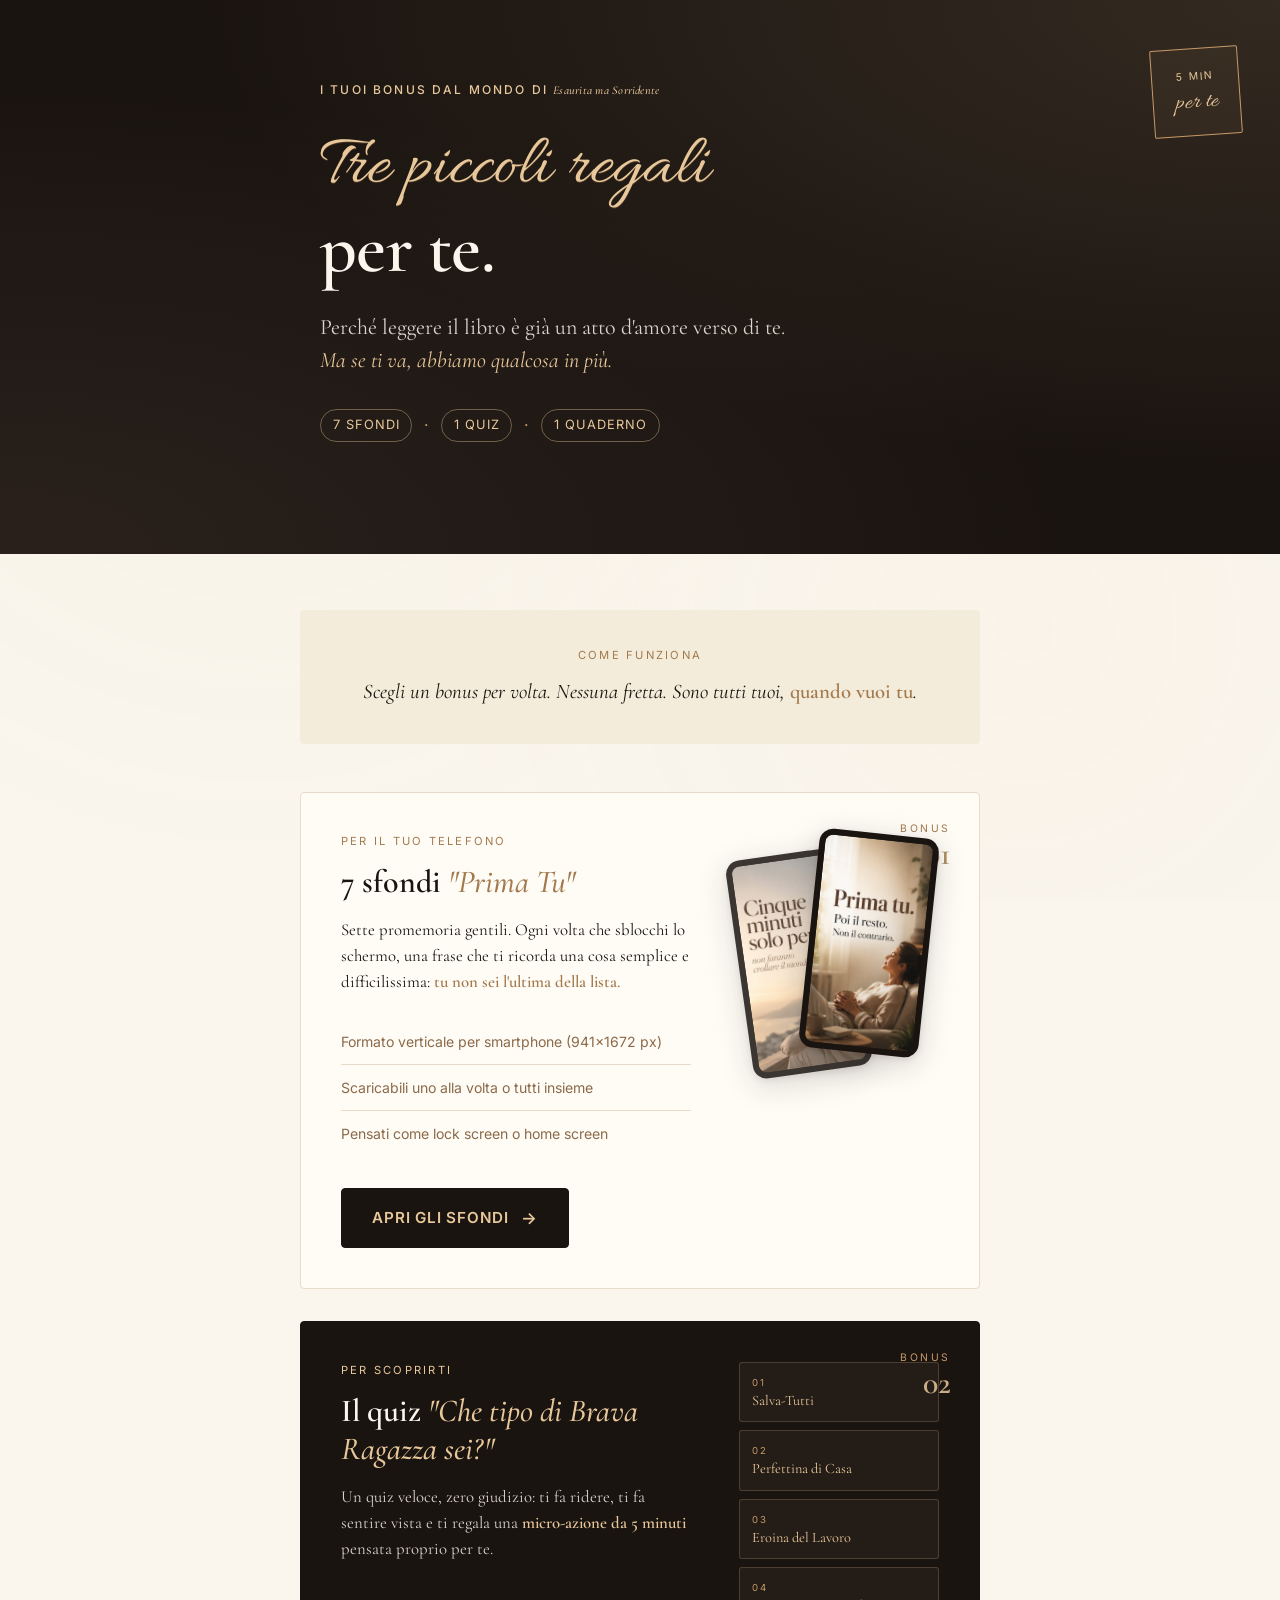
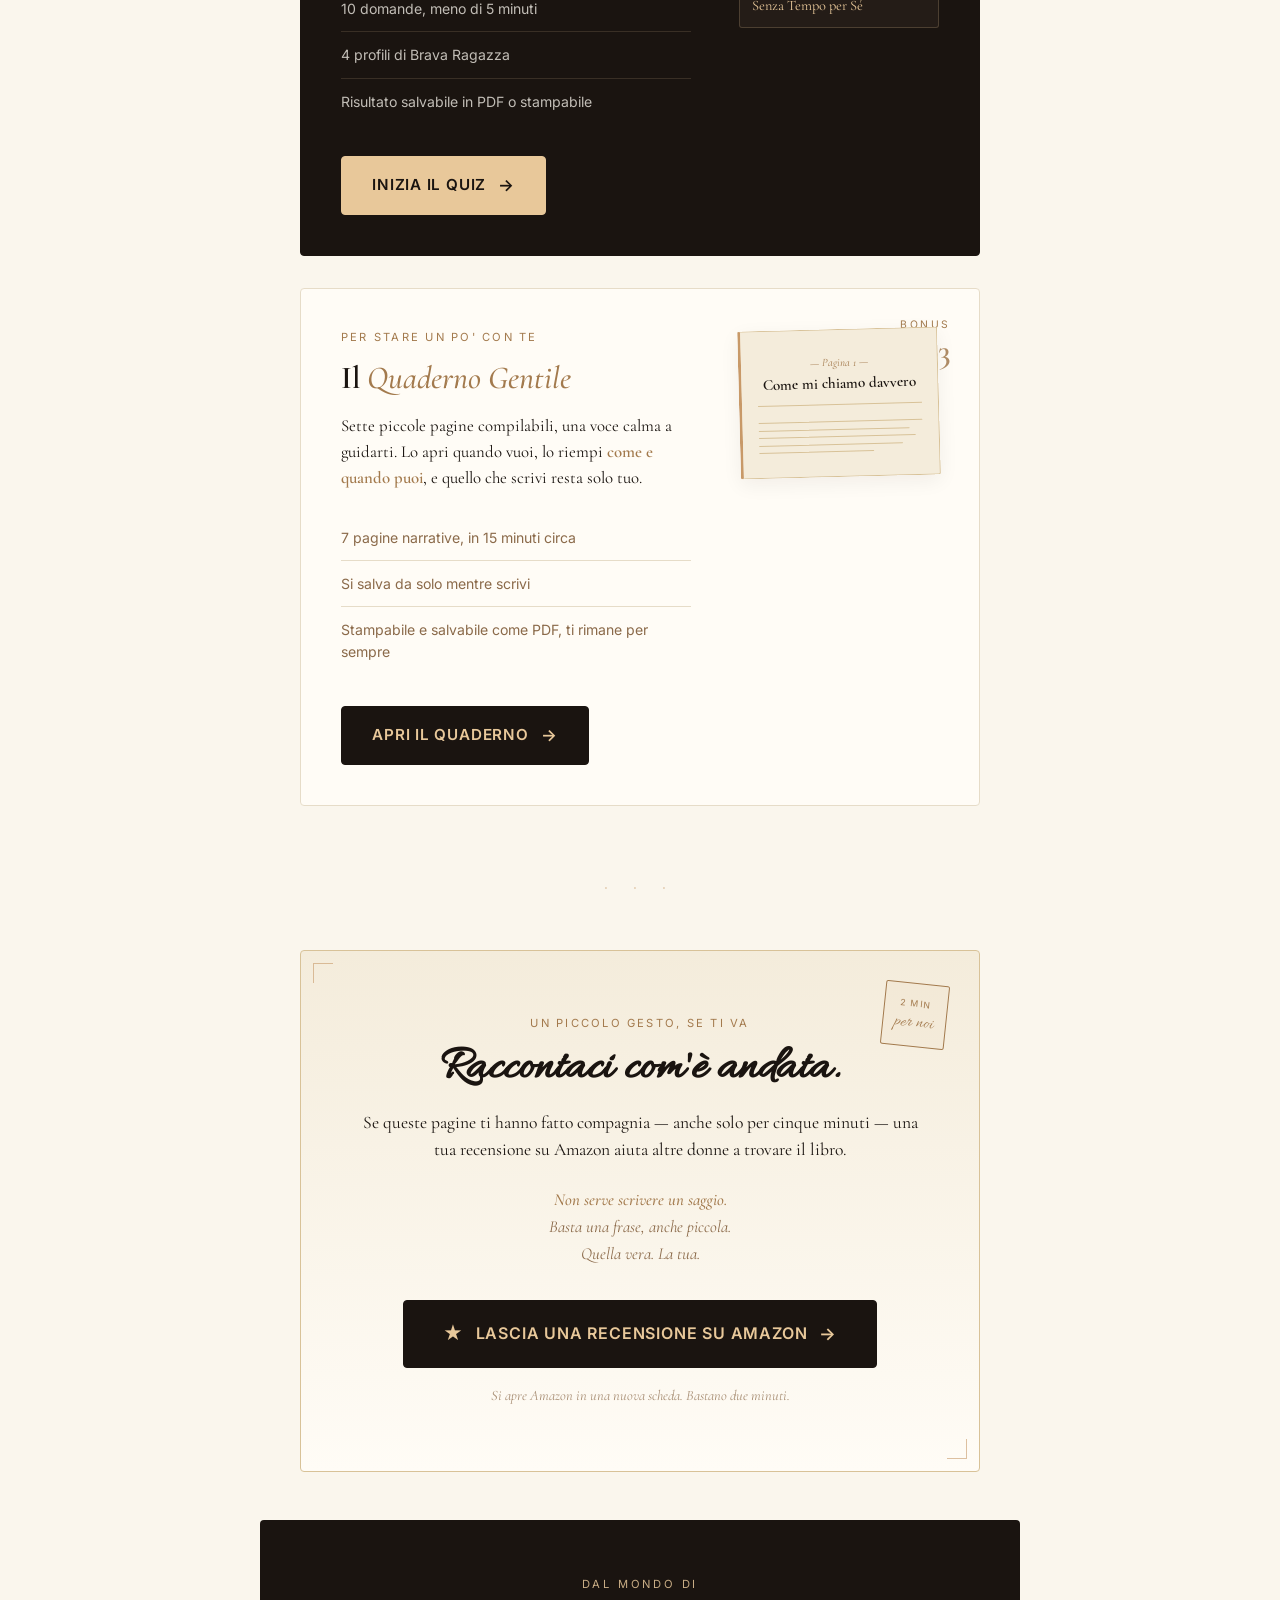
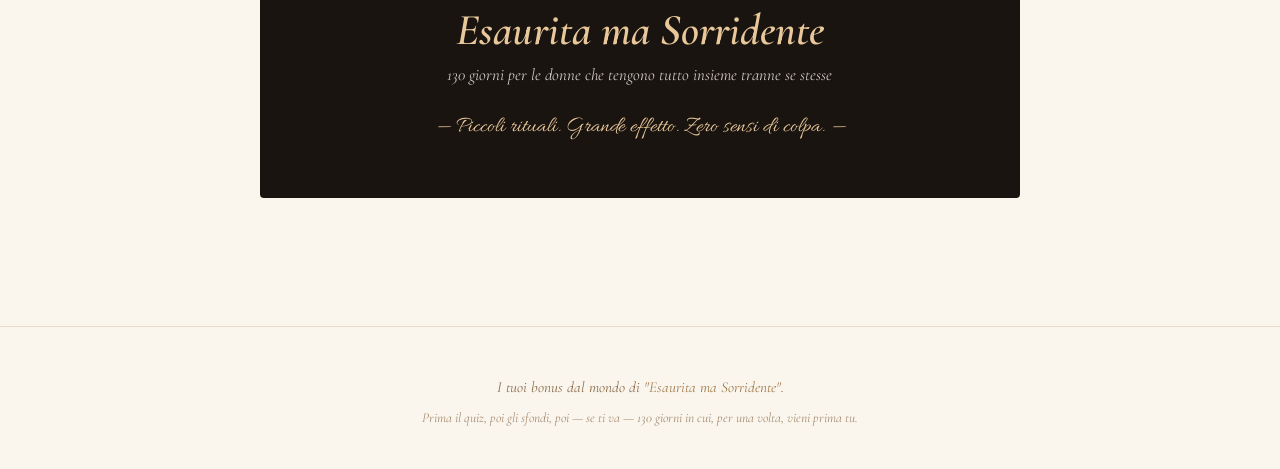
<file: Esaurita ma Sorridente/index.html>
<!DOCTYPE html>
<html lang="it">
<head>
<meta charset="UTF-8" />
<meta name="viewport" content="width=device-width, initial-scale=1.0, viewport-fit=cover" />
<meta name="theme-color" content="#1a1410" />
<title>I tuoi bonus — Esaurita ma Sorridente</title>
<meta name="description" content="Tre piccoli regali per le lettrici di Esaurita ma Sorridente: sfondi per il telefono, il quiz Brava Ragazza, e un modo gentile per dirci com'è andata." />
<link rel="preconnect" href="https://fonts.googleapis.com" />
<link rel="preconnect" href="https://fonts.gstatic.com" crossorigin />
<link href="https://fonts.googleapis.com/css2?family=Cormorant+Garamond:ital,wght@0,400;0,500;0,600;0,700;1,400;1,500;1,600&family=Allura&family=Inter:wght@400;500;600;700&display=swap" rel="stylesheet" />
<link rel="stylesheet" href="style.css" />
</head>
<body class="page-hub">

<!-- HERO -->
<header class="hero hero--hub">
  <div class="hero__inner">
    <p class="eyebrow">I tuoi bonus dal mondo di <em>Esaurita ma Sorridente</em></p>

    <h1 class="hero__title">
      <span class="script">Tre piccoli regali</span>
      <span class="display">per te.</span>
    </h1>

    <p class="hero__sub">
      Perché leggere il libro è già un atto d'amore verso di te.<br />
      <em>Ma se ti va, abbiamo qualcosa in più.</em>
    </p>

    <div class="hero__meta">
      <span class="meta-pill">7 sfondi</span>
      <span class="meta-dot" aria-hidden="true">·</span>
      <span class="meta-pill">1 quiz</span>
      <span class="meta-dot" aria-hidden="true">·</span>
      <span class="meta-pill">1 quaderno</span>
    </div>
  </div>

  <div class="hero__ornament" aria-hidden="true">
    <span class="five-min-block">
      <span class="five-min-block__label">5 min</span>
      <span class="five-min-block__line">per te</span>
    </span>
  </div>
</header>

<!-- BONUS CARDS -->
<main class="hub-body">

  <section class="hub-intro card card--soft">
    <p class="card__eyebrow">Come funziona</p>
    <p class="card__lede">
      Scegli un bonus per volta. Nessuna fretta. Sono tutti tuoi,
      <em>quando vuoi tu</em>.
    </p>
  </section>

  <!-- BONUS 1 -->
  <section class="bonus-card">
    <div class="bonus-card__num">
      <span class="bonus-card__num-label">Bonus</span>
      <span class="bonus-card__num-digit">01</span>
    </div>

    <div class="bonus-card__body">
      <p class="bonus-card__kicker">Per il tuo telefono</p>
      <h2 class="bonus-card__title">7 sfondi <em>"Prima Tu"</em></h2>
      <p class="bonus-card__desc">
        Sette promemoria gentili. Ogni volta che sblocchi lo schermo,
        una frase che ti ricorda una cosa semplice e difficilissima:
        <strong>tu non sei l'ultima della lista.</strong>
      </p>

      <ul class="bonus-card__list">
        <li>Formato verticale per smartphone (941×1672 px)</li>
        <li>Scaricabili uno alla volta o tutti insieme</li>
        <li>Pensati come lock screen o home screen</li>
      </ul>

      <a href="wallpaper.html" class="btn btn--primary">
        Apri gli sfondi
        <span class="btn__arrow" aria-hidden="true">→</span>
      </a>
    </div>

    <div class="bonus-card__preview bonus-card__preview--wallpaper" aria-hidden="true">
      <div class="phone-mockup">
        <img src="assets/wallpaper/01-prima-tu.png" alt="" loading="lazy" />
      </div>
      <div class="phone-mockup phone-mockup--back">
        <img src="assets/wallpaper/06-cinque-minuti.png" alt="" loading="lazy" />
      </div>
    </div>
  </section>

  <!-- BONUS 2 -->
  <section class="bonus-card bonus-card--dark">
    <div class="bonus-card__num">
      <span class="bonus-card__num-label">Bonus</span>
      <span class="bonus-card__num-digit">02</span>
    </div>

    <div class="bonus-card__body">
      <p class="bonus-card__kicker">Per scoprirti</p>
      <h2 class="bonus-card__title">Il quiz <em>"Che tipo di Brava Ragazza sei?"</em></h2>
      <p class="bonus-card__desc">
        Un quiz veloce, zero giudizio: ti fa ridere, ti fa sentire vista
        e ti regala una <strong>micro-azione da 5 minuti</strong> pensata
        proprio per te.
      </p>

      <ul class="bonus-card__list">
        <li>10 domande, meno di 5 minuti</li>
        <li>4 profili di Brava Ragazza</li>
        <li>Risultato salvabile in PDF o stampabile</li>
      </ul>

      <a href="quiz.html" class="btn btn--gold">
        Inizia il quiz
        <span class="btn__arrow" aria-hidden="true">→</span>
      </a>
    </div>

    <div class="bonus-card__preview bonus-card__preview--quiz" aria-hidden="true">
      <div class="quiz-preview-tile">
        <p class="quiz-preview-tile__num">01</p>
        <p class="quiz-preview-tile__label">Salva-Tutti</p>
      </div>
      <div class="quiz-preview-tile">
        <p class="quiz-preview-tile__num">02</p>
        <p class="quiz-preview-tile__label">Perfettina di Casa</p>
      </div>
      <div class="quiz-preview-tile">
        <p class="quiz-preview-tile__num">03</p>
        <p class="quiz-preview-tile__label">Eroina del Lavoro</p>
      </div>
      <div class="quiz-preview-tile">
        <p class="quiz-preview-tile__num">04</p>
        <p class="quiz-preview-tile__label">Senza Tempo per Sé</p>
      </div>
    </div>
  </section>

  <!-- BONUS 3 -->
  <section class="bonus-card">
    <div class="bonus-card__num">
      <span class="bonus-card__num-label">Bonus</span>
      <span class="bonus-card__num-digit">03</span>
    </div>

    <div class="bonus-card__body">
      <p class="bonus-card__kicker">Per stare un po' con te</p>
      <h2 class="bonus-card__title">Il <em>Quaderno Gentile</em></h2>
      <p class="bonus-card__desc">
        Sette piccole pagine compilabili, una voce calma a guidarti.
        Lo apri quando vuoi, lo riempi <strong>come e quando puoi</strong>,
        e quello che scrivi resta solo tuo.
      </p>

      <ul class="bonus-card__list">
        <li>7 pagine narrative, in 15 minuti circa</li>
        <li>Si salva da solo mentre scrivi</li>
        <li>Stampabile e salvabile come PDF, ti rimane per sempre</li>
      </ul>

      <a href="quaderno.html" class="btn btn--primary">
        Apri il quaderno
        <span class="btn__arrow" aria-hidden="true">→</span>
      </a>
    </div>

    <div class="bonus-card__preview bonus-card__preview--quaderno" aria-hidden="true">
      <div class="quaderno-mockup">
        <div class="quaderno-mockup__head">
          <span class="quaderno-mockup__num">— Pagina 1 —</span>
          <span class="quaderno-mockup__title">Come mi chiamo davvero</span>
        </div>
        <div class="quaderno-mockup__lines">
          <span></span><span></span><span></span><span></span><span></span>
        </div>
      </div>
    </div>
  </section>

  <!-- DIVIDER -->
  <div class="hub-divider" aria-hidden="true">
    <span class="hub-divider__symbol">·  ·  ·</span>
  </div>

  <!-- RECENSIONE — CTA -->
  <section class="review-card">
    <div class="review-card__ornament" aria-hidden="true">
      <span class="five-min-block five-min-block--small">
        <span class="five-min-block__label">2 min</span>
        <span class="five-min-block__line">per noi</span>
      </span>
    </div>

    <p class="review-card__eyebrow">Un piccolo gesto, se ti va</p>
    <h2 class="review-card__title">
      <span class="script">Raccontaci com'è andata.</span>
    </h2>

    <p class="review-card__desc">
      Se queste pagine ti hanno fatto compagnia — anche solo per cinque minuti —
      una tua recensione su Amazon aiuta altre donne a trovare il libro.
    </p>

    <p class="review-card__quote">
      <em>Non serve scrivere un saggio.</em><br />
      Basta una frase, anche piccola.<br />
      Quella vera. La tua.
    </p>

    <a id="reviewBtn" href="#" target="_blank" rel="noopener" class="btn btn--primary btn--large">
      <span class="btn__icon" aria-hidden="true">★</span>
      Lascia una recensione su Amazon
      <span class="btn__arrow" aria-hidden="true">→</span>
    </a>

    <p class="review-card__hint">
      Si apre Amazon in una nuova scheda. Bastano due minuti.
    </p>
  </section>

  <!-- BOOK FOOTER -->
  <section class="book-foot">
    <p class="book-foot__intro">
      Dal mondo di
    </p>
    <p class="book-foot__title">
      <em>Esaurita ma Sorridente</em>
    </p>
    <p class="book-foot__sub">
      130 giorni per le donne che tengono tutto insieme tranne se stesse
    </p>
    <p class="book-foot__tag">
      — Piccoli rituali. Grande effetto. Zero sensi di colpa. —
    </p>
  </section>

</main>

<footer class="site-foot">
  <p>I tuoi bonus dal mondo di <em>"Esaurita ma Sorridente"</em>.</p>
  <p class="site-foot__small">Prima il quiz, poi gli sfondi, poi — se ti va — 130 giorni in cui, per una volta, vieni prima tu.</p>
</footer>

<script src="config.js"></script>
<script>
  // Imposta il link recensione dal config
  (function() {
    var btn = document.getElementById('reviewBtn');
    if (btn && window.BONUS_CONFIG) {
      btn.href = window.BONUS_CONFIG.amazonReviewUrl;
    }
  })();
</script>
</body>
</html>
</file>
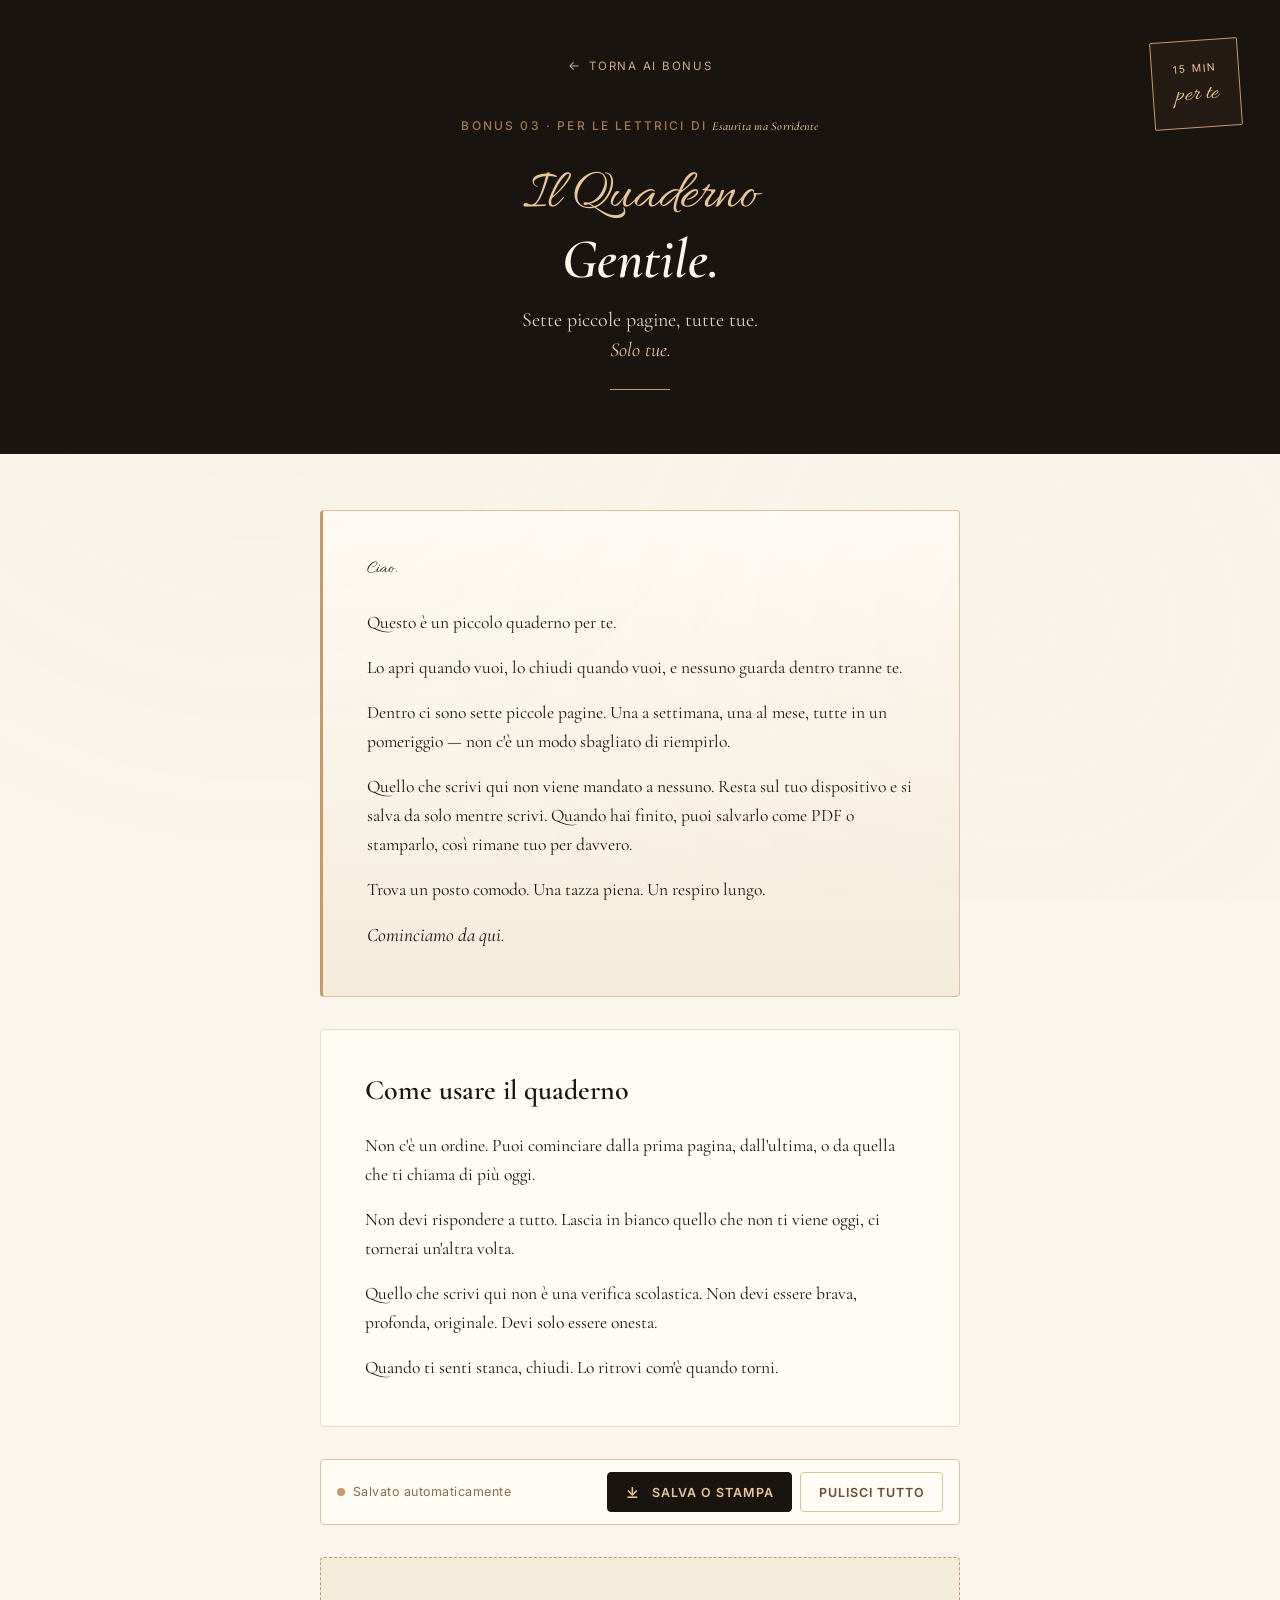
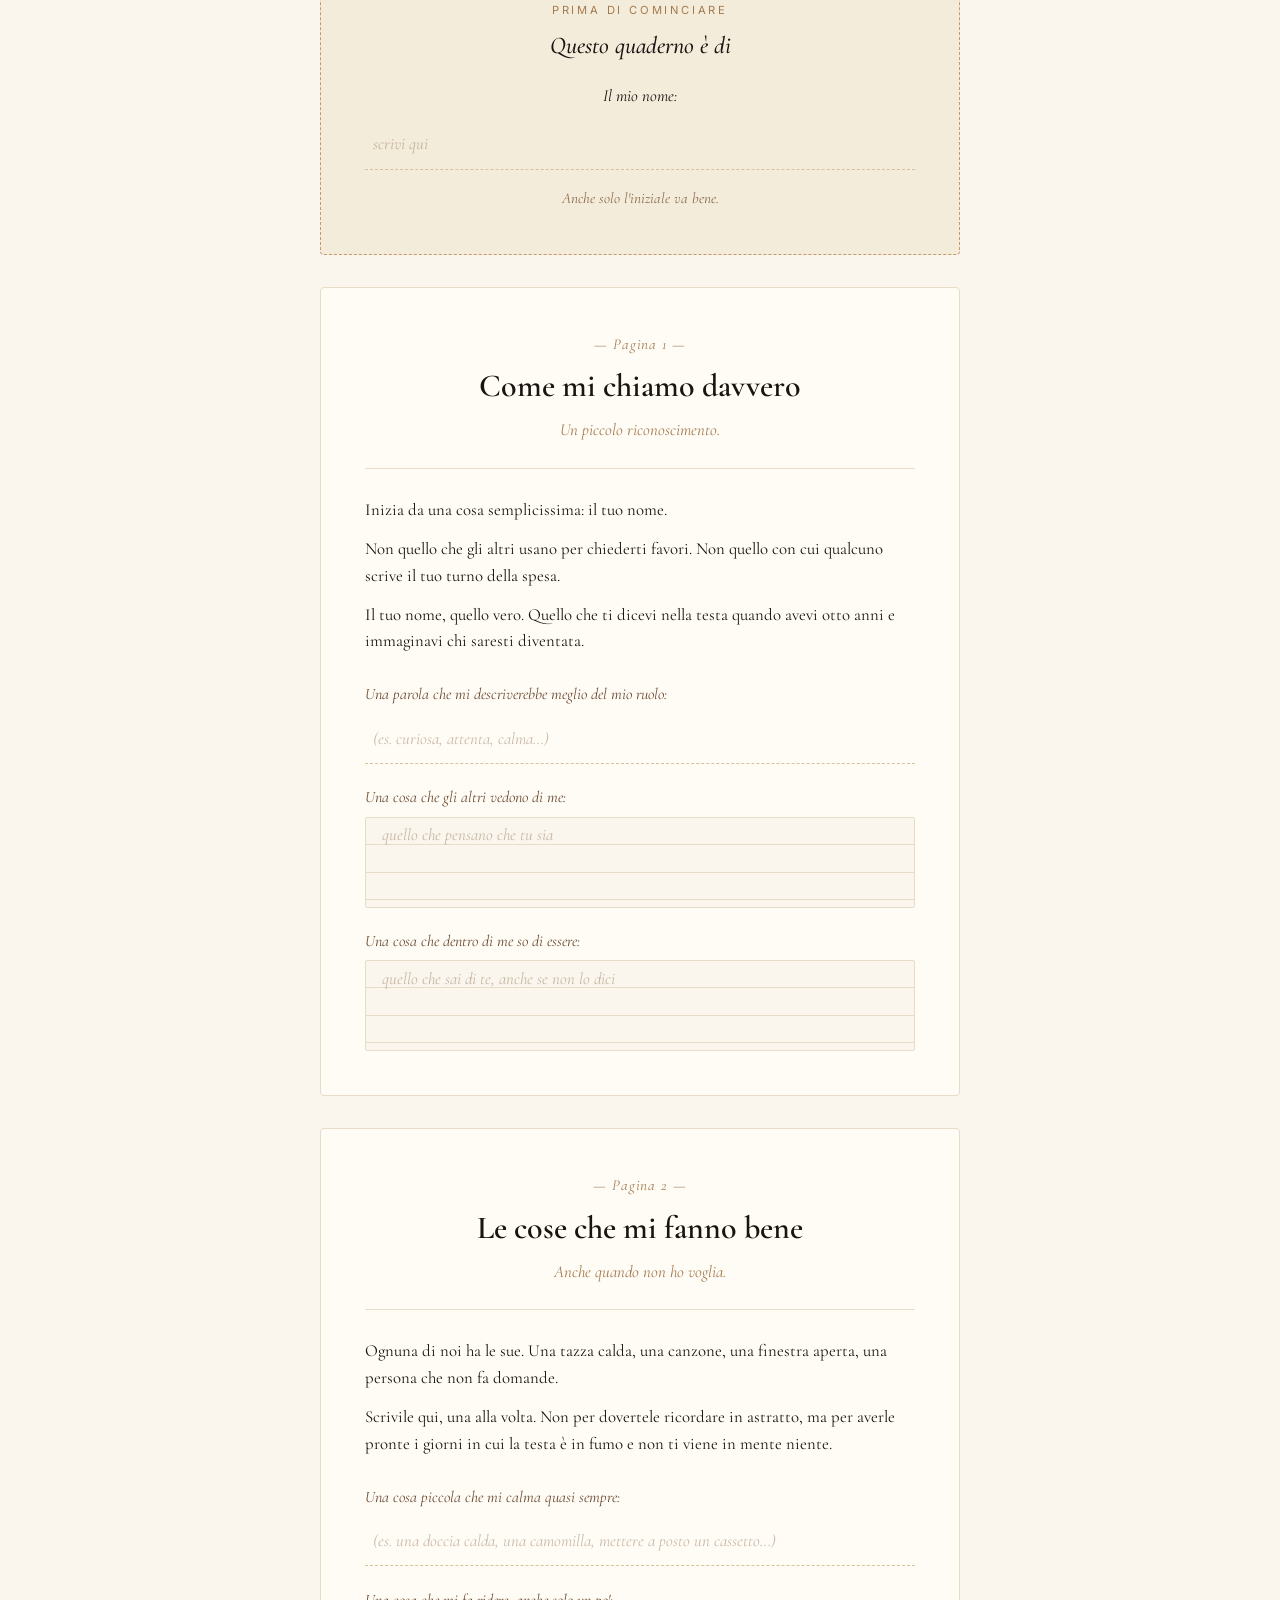
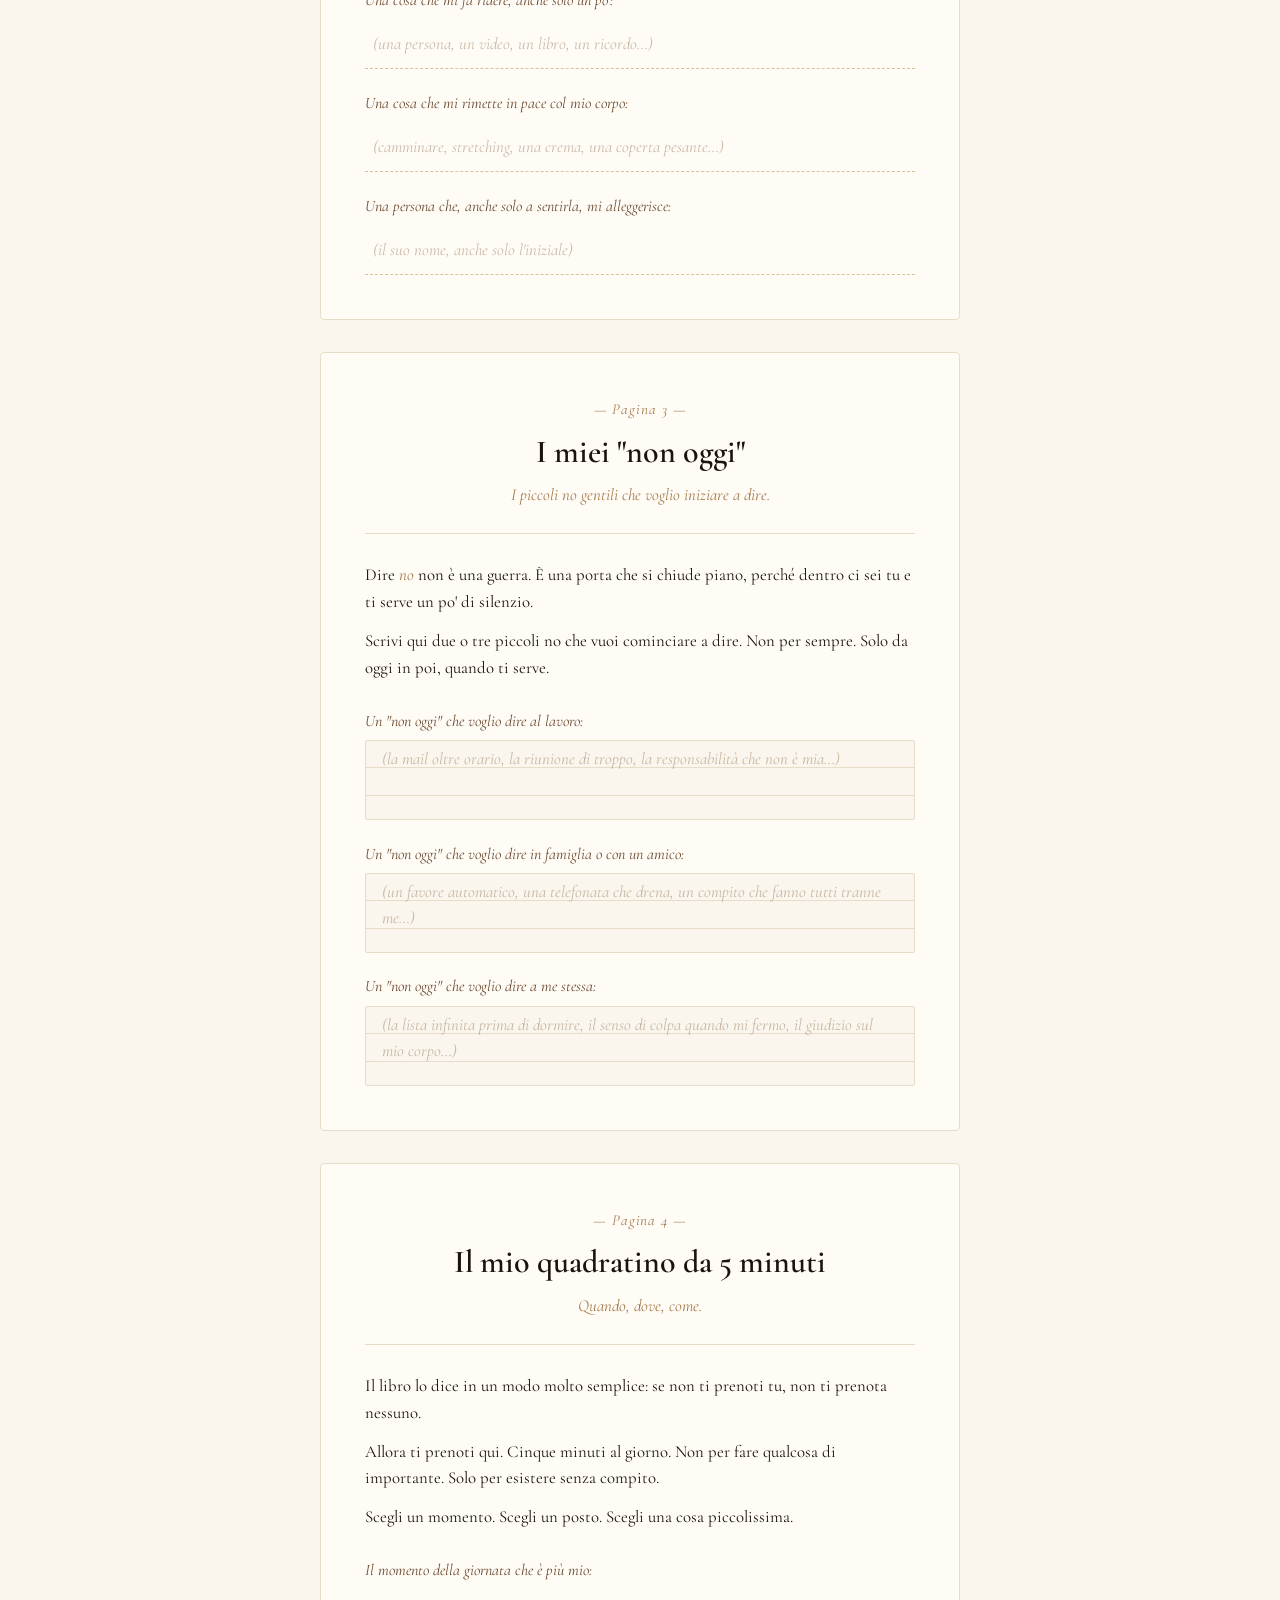
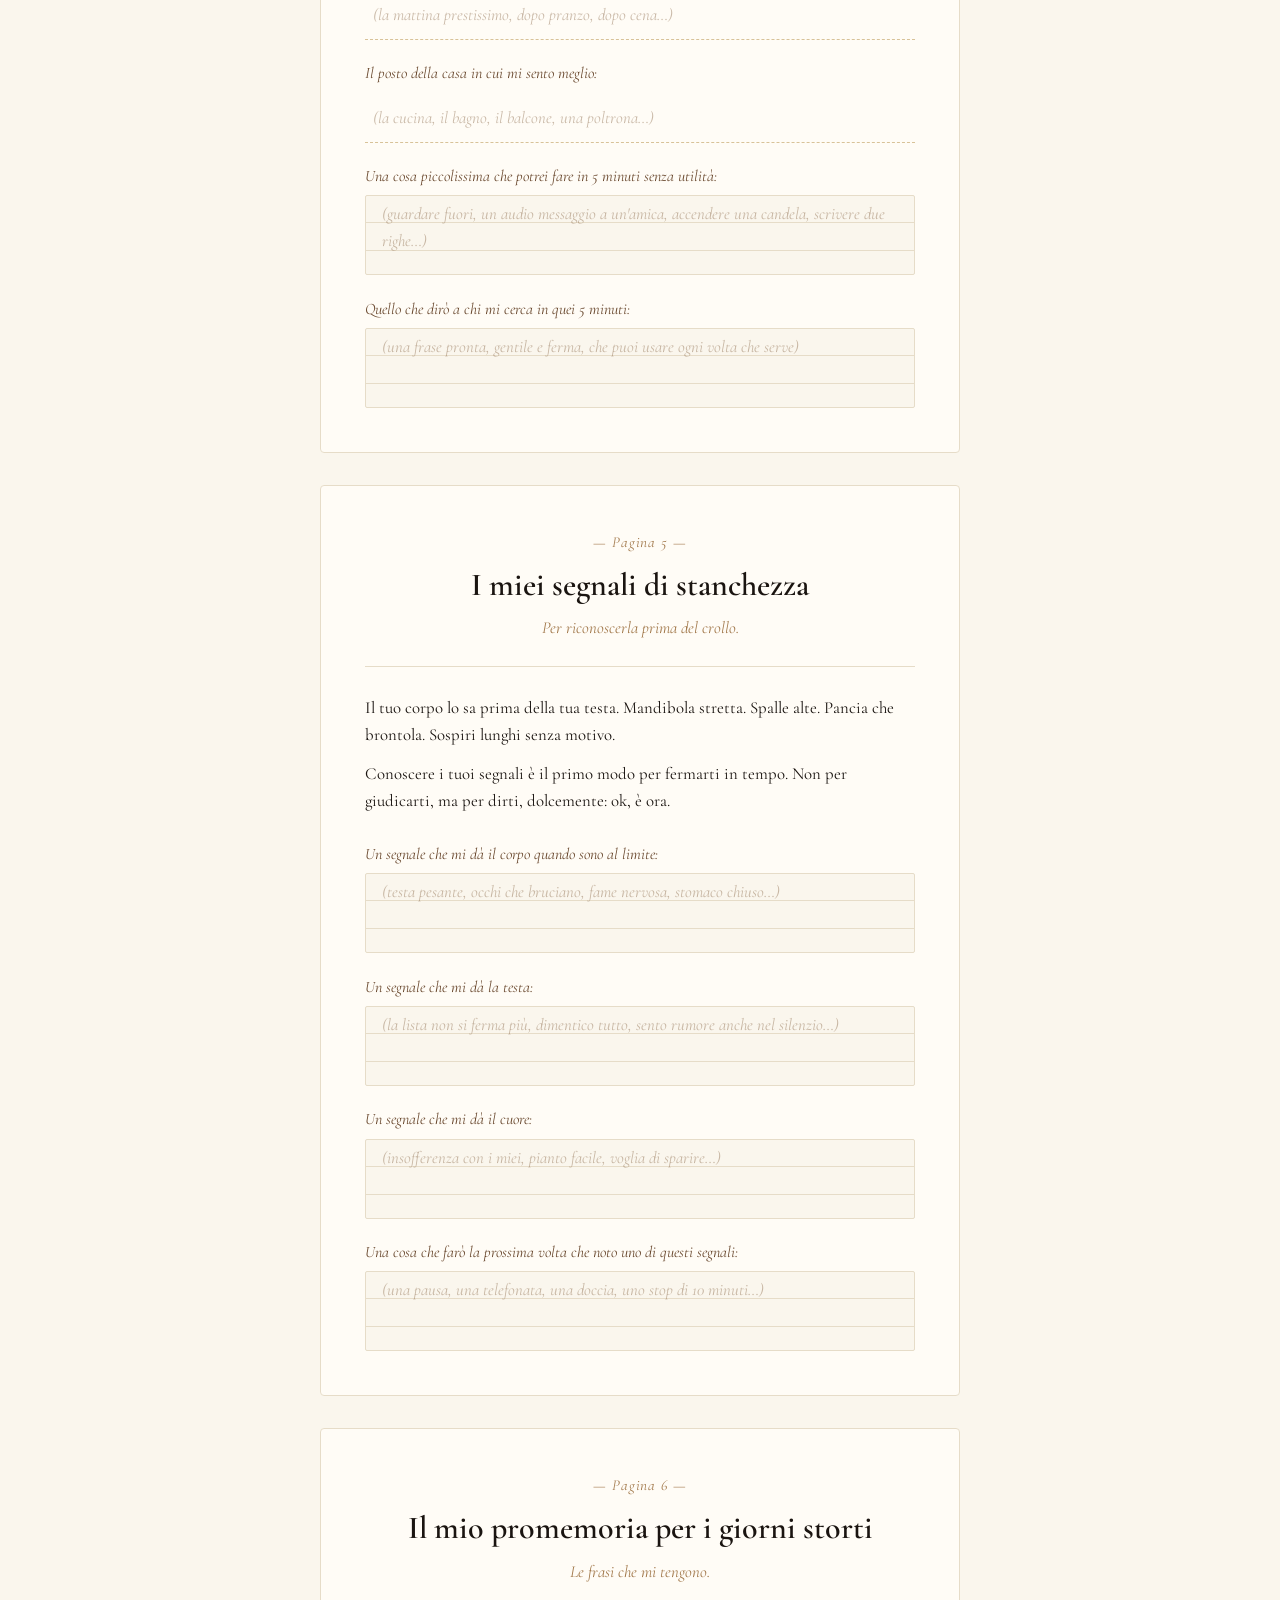
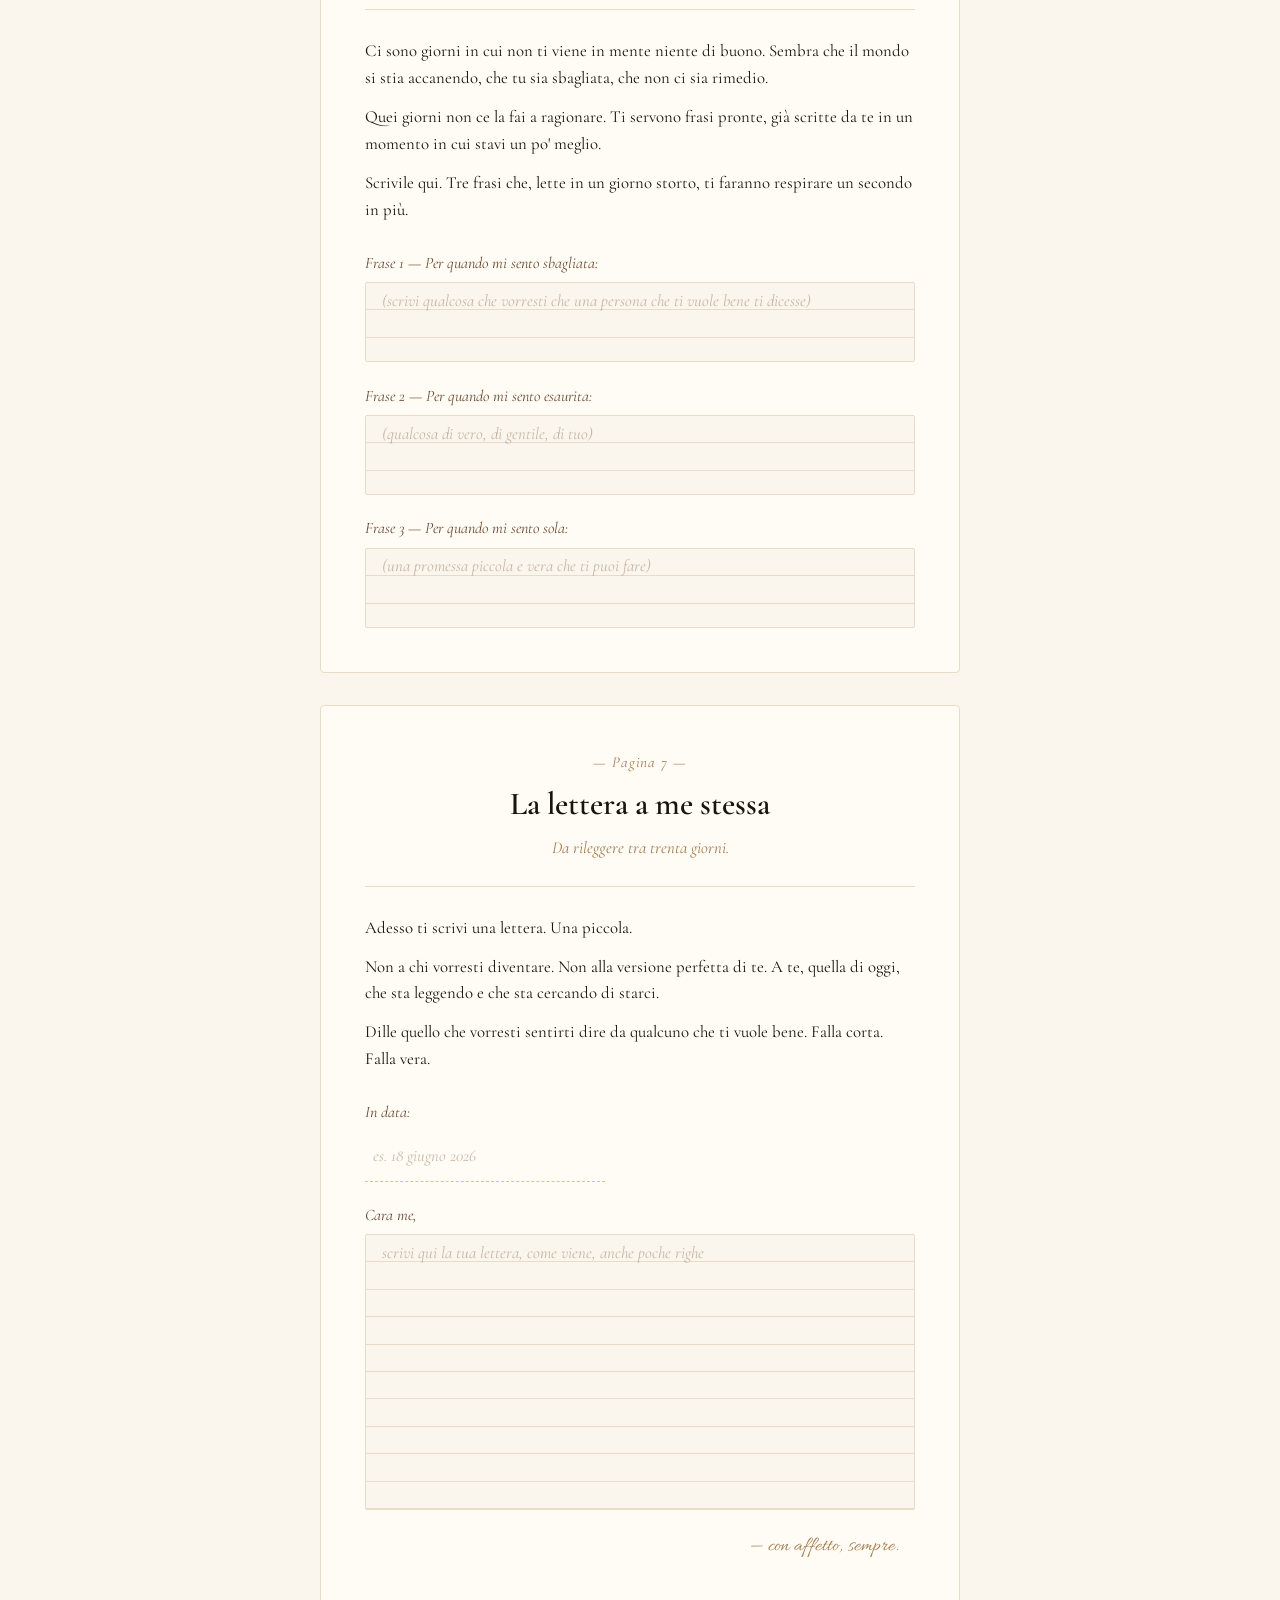
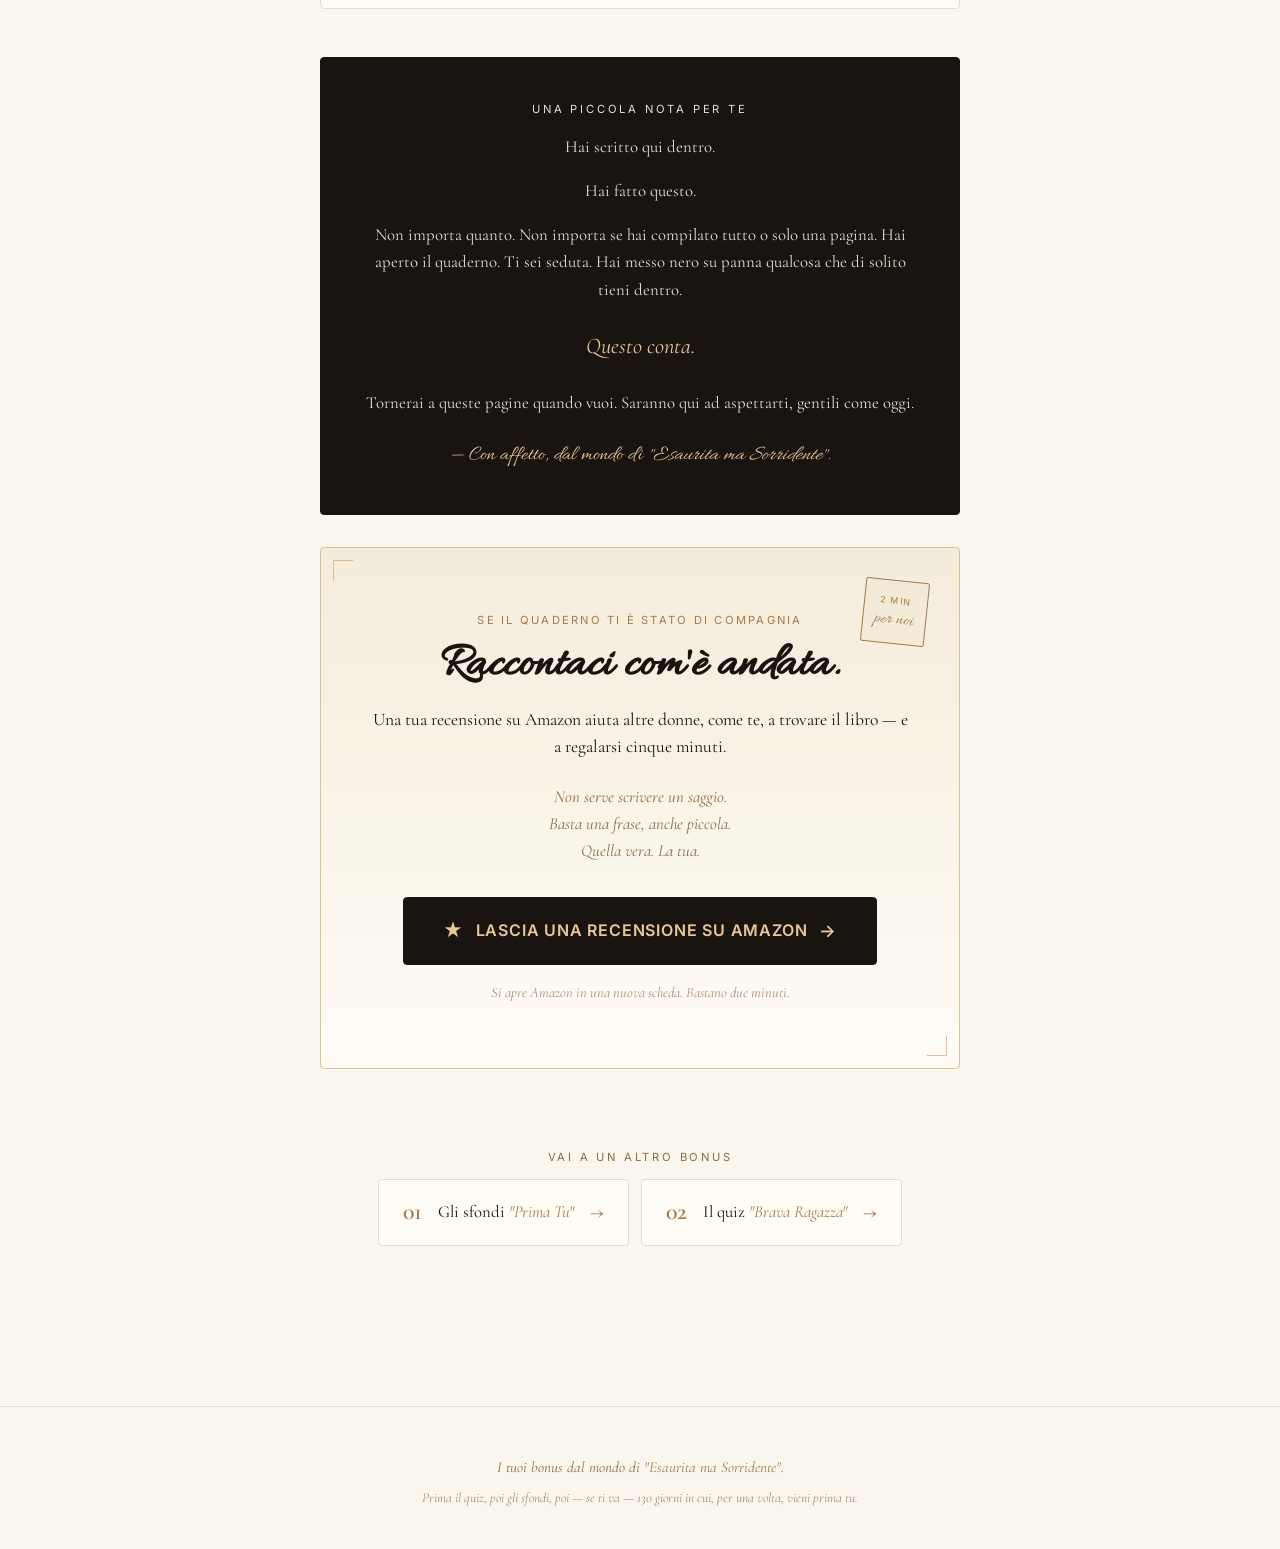
<file: Esaurita ma Sorridente/quaderno.html>
<!DOCTYPE html>
<html lang="it">
<head>
<meta charset="UTF-8" />
<meta name="viewport" content="width=device-width, initial-scale=1.0, viewport-fit=cover" />
<meta name="theme-color" content="#1a1410" />
<title>Il Quaderno Gentile — Esaurita ma Sorridente</title>
<meta name="description" content="Sette piccole pagine, tutte tue. Un mini-quaderno gentile da compilare quando vuoi tu, salvabile e stampabile." />
<link rel="preconnect" href="https://fonts.googleapis.com" />
<link rel="preconnect" href="https://fonts.gstatic.com" crossorigin />
<link href="https://fonts.googleapis.com/css2?family=Cormorant+Garamond:ital,wght@0,400;0,500;0,600;0,700;1,400;1,500;1,600&family=Allura&family=Inter:wght@400;500;600;700&display=swap" rel="stylesheet" />
<link rel="stylesheet" href="style.css" />
</head>
<body class="page-quaderno">

<!-- HEADER -->
<header class="page-head no-print">
  <a href="index.html" class="page-head__back">
    <span class="btn__arrow btn__arrow--back" aria-hidden="true">←</span>
    Torna ai bonus
  </a>

  <div class="page-head__center">
    <p class="eyebrow eyebrow--dark">Bonus 03 · Per le lettrici di <em>Esaurita ma Sorridente</em></p>
    <h1 class="page-head__title">
      <span class="script">Il Quaderno</span>
      <span class="display">Gentile.</span>
    </h1>
    <p class="page-head__sub">
      Sette piccole pagine, tutte tue.<br />
      <em>Solo tue.</em>
    </p>
  </div>

  <div class="page-head__ornament" aria-hidden="true">
    <span class="five-min-block">
      <span class="five-min-block__label">15 min</span>
      <span class="five-min-block__line">per te</span>
    </span>
  </div>
</header>


<main class="quaderno-body">

  <!-- INTRO NARRATIVA (stile Bobo Bear "A little note for you") -->
  <article class="prose-card prose-card--intro no-print">
    <p class="prose-card__greeting">Ciao.</p>

    <p>Questo è un piccolo quaderno per te.</p>

    <p>Lo apri quando vuoi, lo chiudi quando vuoi, e nessuno guarda dentro tranne te.</p>

    <p>Dentro ci sono sette piccole pagine. Una a settimana, una al mese, tutte in un pomeriggio — non c'è un modo sbagliato di riempirlo.</p>

    <p>Quello che scrivi qui non viene mandato a nessuno. Resta sul tuo dispositivo e si salva da solo mentre scrivi. Quando hai finito, puoi salvarlo come PDF o stamparlo, così rimane tuo per davvero.</p>

    <p>Trova un posto comodo. Una tazza piena. Un respiro lungo.</p>

    <p class="prose-card__close">Cominciamo da qui.</p>
  </article>

  <!-- COME USARE IL QUADERNO -->
  <article class="prose-card no-print">
    <h2 class="prose-card__title">Come usare il quaderno</h2>

    <p>Non c'è un ordine. Puoi cominciare dalla prima pagina, dall'ultima, o da quella che ti chiama di più oggi.</p>

    <p>Non devi rispondere a tutto. Lascia in bianco quello che non ti viene oggi, ci tornerai un'altra volta.</p>

    <p>Quello che scrivi qui non è una verifica scolastica. Non devi essere brava, profonda, originale. Devi solo essere onesta.</p>

    <p>Quando ti senti stanca, chiudi. Lo ritrovi com'è quando torni.</p>
  </article>

  <!-- BARRA AZIONI (sticky) -->
  <div class="quaderno-actions no-print" id="quadernoActions">
    <div class="quaderno-actions__status">
      <span class="quaderno-actions__dot" aria-hidden="true"></span>
      <span id="saveStatus">Salvato automaticamente</span>
    </div>
    <div class="quaderno-actions__buttons">
      <button id="printQuadernoBtn" type="button" class="btn btn--primary btn--small">
        <span class="btn__icon" aria-hidden="true">⤓</span>
        Salva o stampa
      </button>
      <button id="resetQuadernoBtn" type="button" class="btn btn--ghost btn--small">
        Pulisci tutto
      </button>
    </div>
  </div>

  <!-- INTESTAZIONE STAMPA -->
  <header class="print-header print-only" aria-hidden="true">
    <p class="print-header__brand">Esaurita ma Sorridente · Il Quaderno Gentile</p>
    <p class="print-header__owner">
      Quaderno di <span class="js-name-print"></span>
    </p>
    <p class="print-header__date">
      Compilato il <span class="js-date-print"></span>
    </p>
  </header>

  <!-- INTESTAZIONE FORM: il mio nome -->
  <section class="chapter chapter--opener">
    <p class="chapter__eyebrow">Prima di cominciare</p>
    <h2 class="chapter__title">Questo quaderno è di</h2>

    <div class="field field--inline">
      <label for="ownerName" class="field__label">Il mio nome:</label>
      <input
        type="text"
        id="ownerName"
        class="field__input field__input--line"
        data-save-key="ownerName"
        placeholder="scrivi qui"
        autocomplete="given-name"
      />
    </div>

    <p class="chapter__hint">Anche solo l'iniziale va bene.</p>
  </section>


  <!-- =================================================== -->
  <!-- CAPITOLO 1                                          -->
  <!-- =================================================== -->
  <section class="chapter">
    <div class="chapter__head">
      <span class="chapter__num">— Pagina 1 —</span>
      <h2 class="chapter__title">Come mi chiamo davvero</h2>
      <p class="chapter__sub">Un piccolo riconoscimento.</p>
    </div>

    <div class="chapter__intro">
      <p>Inizia da una cosa semplicissima: il tuo nome.</p>
      <p>Non quello che gli altri usano per chiederti favori. Non quello con cui qualcuno scrive il tuo turno della spesa.</p>
      <p>Il tuo nome, quello vero. Quello che ti dicevi nella testa quando avevi otto anni e immaginavi chi saresti diventata.</p>
    </div>

    <div class="chapter__fields">
      <div class="field">
        <label class="field__label" for="ch1_q1">Una parola che mi descriverebbe meglio del mio ruolo:</label>
        <input type="text" id="ch1_q1" class="field__input field__input--line" data-save-key="ch1_q1" placeholder="(es. curiosa, attenta, calma…)" />
      </div>

      <div class="field">
        <label class="field__label" for="ch1_q2">Una cosa che gli altri vedono di me:</label>
        <textarea id="ch1_q2" class="field__input field__input--area" data-save-key="ch1_q2" rows="3" placeholder="quello che pensano che tu sia"></textarea>
      </div>

      <div class="field">
        <label class="field__label" for="ch1_q3">Una cosa che dentro di me so di essere:</label>
        <textarea id="ch1_q3" class="field__input field__input--area" data-save-key="ch1_q3" rows="3" placeholder="quello che sai di te, anche se non lo dici"></textarea>
      </div>
    </div>
  </section>

  <!-- =================================================== -->
  <!-- CAPITOLO 2                                          -->
  <!-- =================================================== -->
  <section class="chapter">
    <div class="chapter__head">
      <span class="chapter__num">— Pagina 2 —</span>
      <h2 class="chapter__title">Le cose che mi fanno bene</h2>
      <p class="chapter__sub">Anche quando non ho voglia.</p>
    </div>

    <div class="chapter__intro">
      <p>Ognuna di noi ha le sue. Una tazza calda, una canzone, una finestra aperta, una persona che non fa domande.</p>
      <p>Scrivile qui, una alla volta. Non per dovertele ricordare in astratto, ma per averle pronte i giorni in cui la testa è in fumo e non ti viene in mente niente.</p>
    </div>

    <div class="chapter__fields">
      <div class="field">
        <label class="field__label" for="ch2_q1">Una cosa piccola che mi calma quasi sempre:</label>
        <input type="text" id="ch2_q1" class="field__input field__input--line" data-save-key="ch2_q1" placeholder="(es. una doccia calda, una camomilla, mettere a posto un cassetto…)" />
      </div>

      <div class="field">
        <label class="field__label" for="ch2_q2">Una cosa che mi fa ridere, anche solo un po':</label>
        <input type="text" id="ch2_q2" class="field__input field__input--line" data-save-key="ch2_q2" placeholder="(una persona, un video, un libro, un ricordo…)" />
      </div>

      <div class="field">
        <label class="field__label" for="ch2_q3">Una cosa che mi rimette in pace col mio corpo:</label>
        <input type="text" id="ch2_q3" class="field__input field__input--line" data-save-key="ch2_q3" placeholder="(camminare, stretching, una crema, una coperta pesante…)" />
      </div>

      <div class="field">
        <label class="field__label" for="ch2_q4">Una persona che, anche solo a sentirla, mi alleggerisce:</label>
        <input type="text" id="ch2_q4" class="field__input field__input--line" data-save-key="ch2_q4" placeholder="(il suo nome, anche solo l'iniziale)" />
      </div>
    </div>
  </section>

  <!-- =================================================== -->
  <!-- CAPITOLO 3                                          -->
  <!-- =================================================== -->
  <section class="chapter">
    <div class="chapter__head">
      <span class="chapter__num">— Pagina 3 —</span>
      <h2 class="chapter__title">I miei "non oggi"</h2>
      <p class="chapter__sub">I piccoli no gentili che voglio iniziare a dire.</p>
    </div>

    <div class="chapter__intro">
      <p>Dire <em>no</em> non è una guerra. È una porta che si chiude piano, perché dentro ci sei tu e ti serve un po' di silenzio.</p>
      <p>Scrivi qui due o tre piccoli no che vuoi cominciare a dire. Non per sempre. Solo da oggi in poi, quando ti serve.</p>
    </div>

    <div class="chapter__fields">
      <div class="field">
        <label class="field__label" for="ch3_q1">Un "non oggi" che voglio dire al lavoro:</label>
        <textarea id="ch3_q1" class="field__input field__input--area" data-save-key="ch3_q1" rows="2" placeholder="(la mail oltre orario, la riunione di troppo, la responsabilità che non è mia…)"></textarea>
      </div>

      <div class="field">
        <label class="field__label" for="ch3_q2">Un "non oggi" che voglio dire in famiglia o con un amico:</label>
        <textarea id="ch3_q2" class="field__input field__input--area" data-save-key="ch3_q2" rows="2" placeholder="(un favore automatico, una telefonata che drena, un compito che fanno tutti tranne me…)"></textarea>
      </div>

      <div class="field">
        <label class="field__label" for="ch3_q3">Un "non oggi" che voglio dire a me stessa:</label>
        <textarea id="ch3_q3" class="field__input field__input--area" data-save-key="ch3_q3" rows="2" placeholder="(la lista infinita prima di dormire, il senso di colpa quando mi fermo, il giudizio sul mio corpo…)"></textarea>
      </div>
    </div>
  </section>

  <!-- =================================================== -->
  <!-- CAPITOLO 4                                          -->
  <!-- =================================================== -->
  <section class="chapter">
    <div class="chapter__head">
      <span class="chapter__num">— Pagina 4 —</span>
      <h2 class="chapter__title">Il mio quadratino da 5 minuti</h2>
      <p class="chapter__sub">Quando, dove, come.</p>
    </div>

    <div class="chapter__intro">
      <p>Il libro lo dice in un modo molto semplice: se non ti prenoti tu, non ti prenota nessuno.</p>
      <p>Allora ti prenoti qui. Cinque minuti al giorno. Non per fare qualcosa di importante. Solo per esistere senza compito.</p>
      <p>Scegli un momento. Scegli un posto. Scegli una cosa piccolissima.</p>
    </div>

    <div class="chapter__fields">
      <div class="field">
        <label class="field__label" for="ch4_q1">Il momento della giornata che è più mio:</label>
        <input type="text" id="ch4_q1" class="field__input field__input--line" data-save-key="ch4_q1" placeholder="(la mattina prestissimo, dopo pranzo, dopo cena…)" />
      </div>

      <div class="field">
        <label class="field__label" for="ch4_q2">Il posto della casa in cui mi sento meglio:</label>
        <input type="text" id="ch4_q2" class="field__input field__input--line" data-save-key="ch4_q2" placeholder="(la cucina, il bagno, il balcone, una poltrona…)" />
      </div>

      <div class="field">
        <label class="field__label" for="ch4_q3">Una cosa piccolissima che potrei fare in 5 minuti senza utilità:</label>
        <textarea id="ch4_q3" class="field__input field__input--area" data-save-key="ch4_q3" rows="2" placeholder="(guardare fuori, un audio messaggio a un'amica, accendere una candela, scrivere due righe…)"></textarea>
      </div>

      <div class="field">
        <label class="field__label" for="ch4_q4">Quello che dirò a chi mi cerca in quei 5 minuti:</label>
        <textarea id="ch4_q4" class="field__input field__input--area" data-save-key="ch4_q4" rows="2" placeholder="(una frase pronta, gentile e ferma, che puoi usare ogni volta che serve)"></textarea>
      </div>
    </div>
  </section>

  <!-- =================================================== -->
  <!-- CAPITOLO 5                                          -->
  <!-- =================================================== -->
  <section class="chapter">
    <div class="chapter__head">
      <span class="chapter__num">— Pagina 5 —</span>
      <h2 class="chapter__title">I miei segnali di stanchezza</h2>
      <p class="chapter__sub">Per riconoscerla prima del crollo.</p>
    </div>

    <div class="chapter__intro">
      <p>Il tuo corpo lo sa prima della tua testa. Mandibola stretta. Spalle alte. Pancia che brontola. Sospiri lunghi senza motivo.</p>
      <p>Conoscere i tuoi segnali è il primo modo per fermarti in tempo. Non per giudicarti, ma per dirti, dolcemente: ok, è ora.</p>
    </div>

    <div class="chapter__fields">
      <div class="field">
        <label class="field__label" for="ch5_q1">Un segnale che mi dà il corpo quando sono al limite:</label>
        <textarea id="ch5_q1" class="field__input field__input--area" data-save-key="ch5_q1" rows="2" placeholder="(testa pesante, occhi che bruciano, fame nervosa, stomaco chiuso…)"></textarea>
      </div>

      <div class="field">
        <label class="field__label" for="ch5_q2">Un segnale che mi dà la testa:</label>
        <textarea id="ch5_q2" class="field__input field__input--area" data-save-key="ch5_q2" rows="2" placeholder="(la lista non si ferma più, dimentico tutto, sento rumore anche nel silenzio…)"></textarea>
      </div>

      <div class="field">
        <label class="field__label" for="ch5_q3">Un segnale che mi dà il cuore:</label>
        <textarea id="ch5_q3" class="field__input field__input--area" data-save-key="ch5_q3" rows="2" placeholder="(insofferenza con i miei, pianto facile, voglia di sparire…)"></textarea>
      </div>

      <div class="field">
        <label class="field__label" for="ch5_q4">Una cosa che farò la prossima volta che noto uno di questi segnali:</label>
        <textarea id="ch5_q4" class="field__input field__input--area" data-save-key="ch5_q4" rows="2" placeholder="(una pausa, una telefonata, una doccia, uno stop di 10 minuti…)"></textarea>
      </div>
    </div>
  </section>

  <!-- =================================================== -->
  <!-- CAPITOLO 6                                          -->
  <!-- =================================================== -->
  <section class="chapter">
    <div class="chapter__head">
      <span class="chapter__num">— Pagina 6 —</span>
      <h2 class="chapter__title">Il mio promemoria per i giorni storti</h2>
      <p class="chapter__sub">Le frasi che mi tengono.</p>
    </div>

    <div class="chapter__intro">
      <p>Ci sono giorni in cui non ti viene in mente niente di buono. Sembra che il mondo si stia accanendo, che tu sia sbagliata, che non ci sia rimedio.</p>
      <p>Quei giorni non ce la fai a ragionare. Ti servono frasi pronte, già scritte da te in un momento in cui stavi un po' meglio.</p>
      <p>Scrivile qui. Tre frasi che, lette in un giorno storto, ti faranno respirare un secondo in più.</p>
    </div>

    <div class="chapter__fields">
      <div class="field">
        <label class="field__label" for="ch6_q1">Frase 1 — Per quando mi sento sbagliata:</label>
        <textarea id="ch6_q1" class="field__input field__input--area field__input--quote" data-save-key="ch6_q1" rows="2" placeholder="(scrivi qualcosa che vorresti che una persona che ti vuole bene ti dicesse)"></textarea>
      </div>

      <div class="field">
        <label class="field__label" for="ch6_q2">Frase 2 — Per quando mi sento esaurita:</label>
        <textarea id="ch6_q2" class="field__input field__input--area field__input--quote" data-save-key="ch6_q2" rows="2" placeholder="(qualcosa di vero, di gentile, di tuo)"></textarea>
      </div>

      <div class="field">
        <label class="field__label" for="ch6_q3">Frase 3 — Per quando mi sento sola:</label>
        <textarea id="ch6_q3" class="field__input field__input--area field__input--quote" data-save-key="ch6_q3" rows="2" placeholder="(una promessa piccola e vera che ti puoi fare)"></textarea>
      </div>
    </div>
  </section>

  <!-- =================================================== -->
  <!-- CAPITOLO 7                                          -->
  <!-- =================================================== -->
  <section class="chapter">
    <div class="chapter__head">
      <span class="chapter__num">— Pagina 7 —</span>
      <h2 class="chapter__title">La lettera a me stessa</h2>
      <p class="chapter__sub">Da rileggere tra trenta giorni.</p>
    </div>

    <div class="chapter__intro">
      <p>Adesso ti scrivi una lettera. Una piccola.</p>
      <p>Non a chi vorresti diventare. Non alla versione perfetta di te. A te, quella di oggi, che sta leggendo e che sta cercando di starci.</p>
      <p>Dille quello che vorresti sentirti dire da qualcuno che ti vuole bene. Falla corta. Falla vera.</p>
    </div>

    <div class="chapter__fields">
      <div class="field">
        <label class="field__label" for="ch7_date">In data:</label>
        <input type="text" id="ch7_date" class="field__input field__input--line field__input--short" data-save-key="ch7_date" placeholder="es. 18 giugno 2026" />
      </div>

      <div class="field">
        <label class="field__label" for="ch7_letter">Cara me,</label>
        <textarea id="ch7_letter" class="field__input field__input--area field__input--letter" data-save-key="ch7_letter" rows="10" placeholder="scrivi qui la tua lettera, come viene, anche poche righe"></textarea>
        <p class="field__signature">— con affetto, sempre.</p>
      </div>
    </div>
  </section>


  <!-- CHIUSURA NARRATIVA -->
  <article class="prose-card prose-card--closing">
    <p class="prose-card__eyebrow">Una piccola nota per te</p>

    <p>Hai scritto qui dentro.</p>
    <p>Hai fatto questo.</p>

    <p>Non importa quanto. Non importa se hai compilato tutto o solo una pagina. Hai aperto il quaderno. Ti sei seduta. Hai messo nero su panna qualcosa che di solito tieni dentro.</p>

    <p class="prose-card__highlight">Questo conta.</p>

    <p>Tornerai a queste pagine quando vuoi. Saranno qui ad aspettarti, gentili come oggi.</p>

    <p class="prose-card__sign">— Con affetto, dal mondo di <em>"Esaurita ma Sorridente"</em>.</p>
  </article>


  <!-- RECENSIONE -->
  <section class="review-card review-card--inline no-print">
    <div class="review-card__ornament" aria-hidden="true">
      <span class="five-min-block five-min-block--small">
        <span class="five-min-block__label">2 min</span>
        <span class="five-min-block__line">per noi</span>
      </span>
    </div>

    <p class="review-card__eyebrow">Se il quaderno ti è stato di compagnia</p>
    <h2 class="review-card__title">
      <span class="script">Raccontaci com'è andata.</span>
    </h2>

    <p class="review-card__desc">
      Una tua recensione su Amazon aiuta altre donne, come te,
      a trovare il libro — e a regalarsi cinque minuti.
    </p>

    <p class="review-card__quote">
      <em>Non serve scrivere un saggio.</em><br />
      Basta una frase, anche piccola.<br />
      Quella vera. La tua.
    </p>

    <a id="reviewBtn" href="#" target="_blank" rel="noopener" class="btn btn--primary btn--large">
      <span class="btn__icon" aria-hidden="true">★</span>
      Lascia una recensione su Amazon
      <span class="btn__arrow" aria-hidden="true">→</span>
    </a>

    <p class="review-card__hint">
      Si apre Amazon in una nuova scheda. Bastano due minuti.
    </p>
  </section>

  <!-- NEXT BONUS -->
  <section class="next-bonus no-print">
    <p class="next-bonus__eyebrow">Vai a un altro bonus</p>
    <div class="next-bonus__row">
      <a href="wallpaper.html" class="next-bonus__link">
        <span class="next-bonus__num">01</span>
        <span class="next-bonus__name">
          Gli sfondi <em>"Prima Tu"</em>
        </span>
        <span class="btn__arrow next-bonus__arrow" aria-hidden="true">→</span>
      </a>
      <a href="quiz.html" class="next-bonus__link">
        <span class="next-bonus__num">02</span>
        <span class="next-bonus__name">
          Il quiz <em>"Brava Ragazza"</em>
        </span>
        <span class="btn__arrow next-bonus__arrow" aria-hidden="true">→</span>
      </a>
    </div>
  </section>

</main>

<footer class="site-foot no-print">
  <p>I tuoi bonus dal mondo di <em>"Esaurita ma Sorridente"</em>.</p>
  <p class="site-foot__small">Prima il quiz, poi gli sfondi, poi — se ti va — 130 giorni in cui, per una volta, vieni prima tu.</p>
</footer>

<script src="config.js"></script>
<script src="quaderno.js"></script>
<script>
  (function() {
    var btn = document.getElementById('reviewBtn');
    if (btn && window.BONUS_CONFIG) {
      btn.href = window.BONUS_CONFIG.amazonReviewUrl;
    }
  })();
</script>
</body>
</html>
</file>
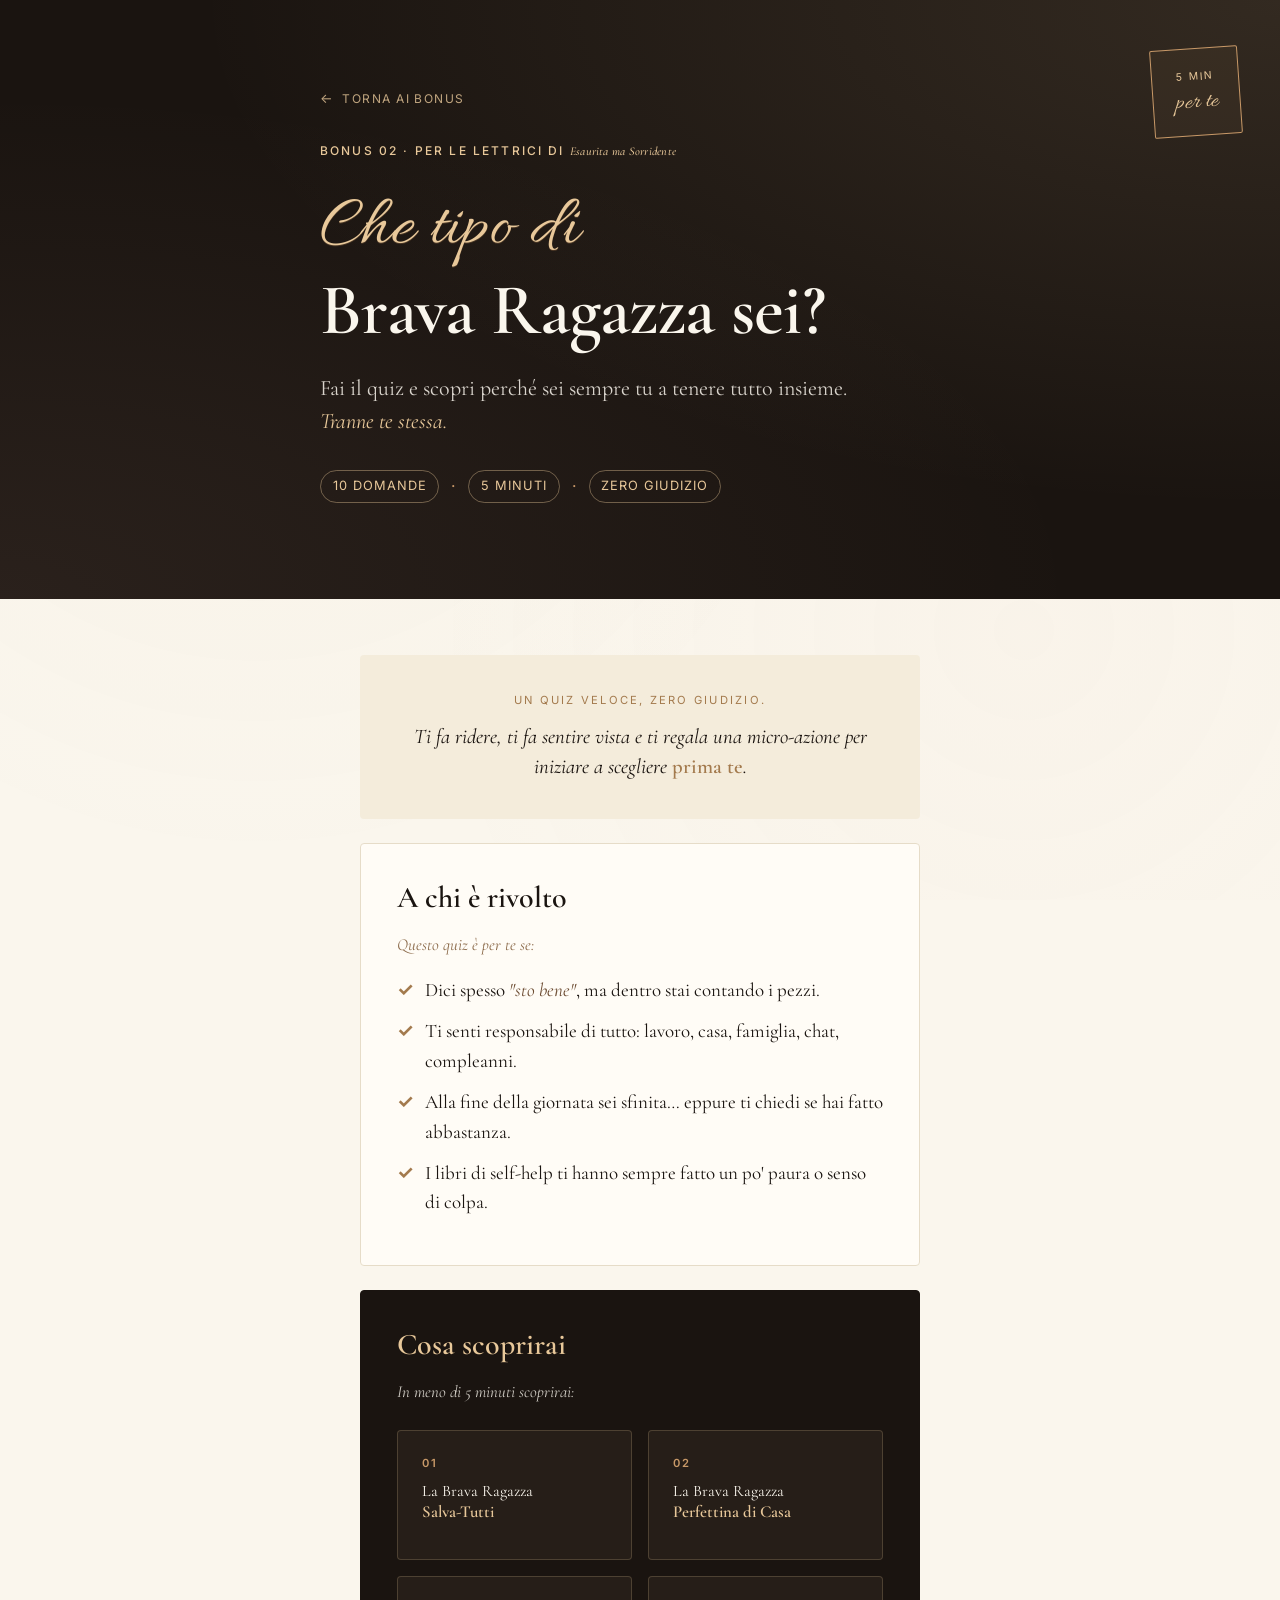
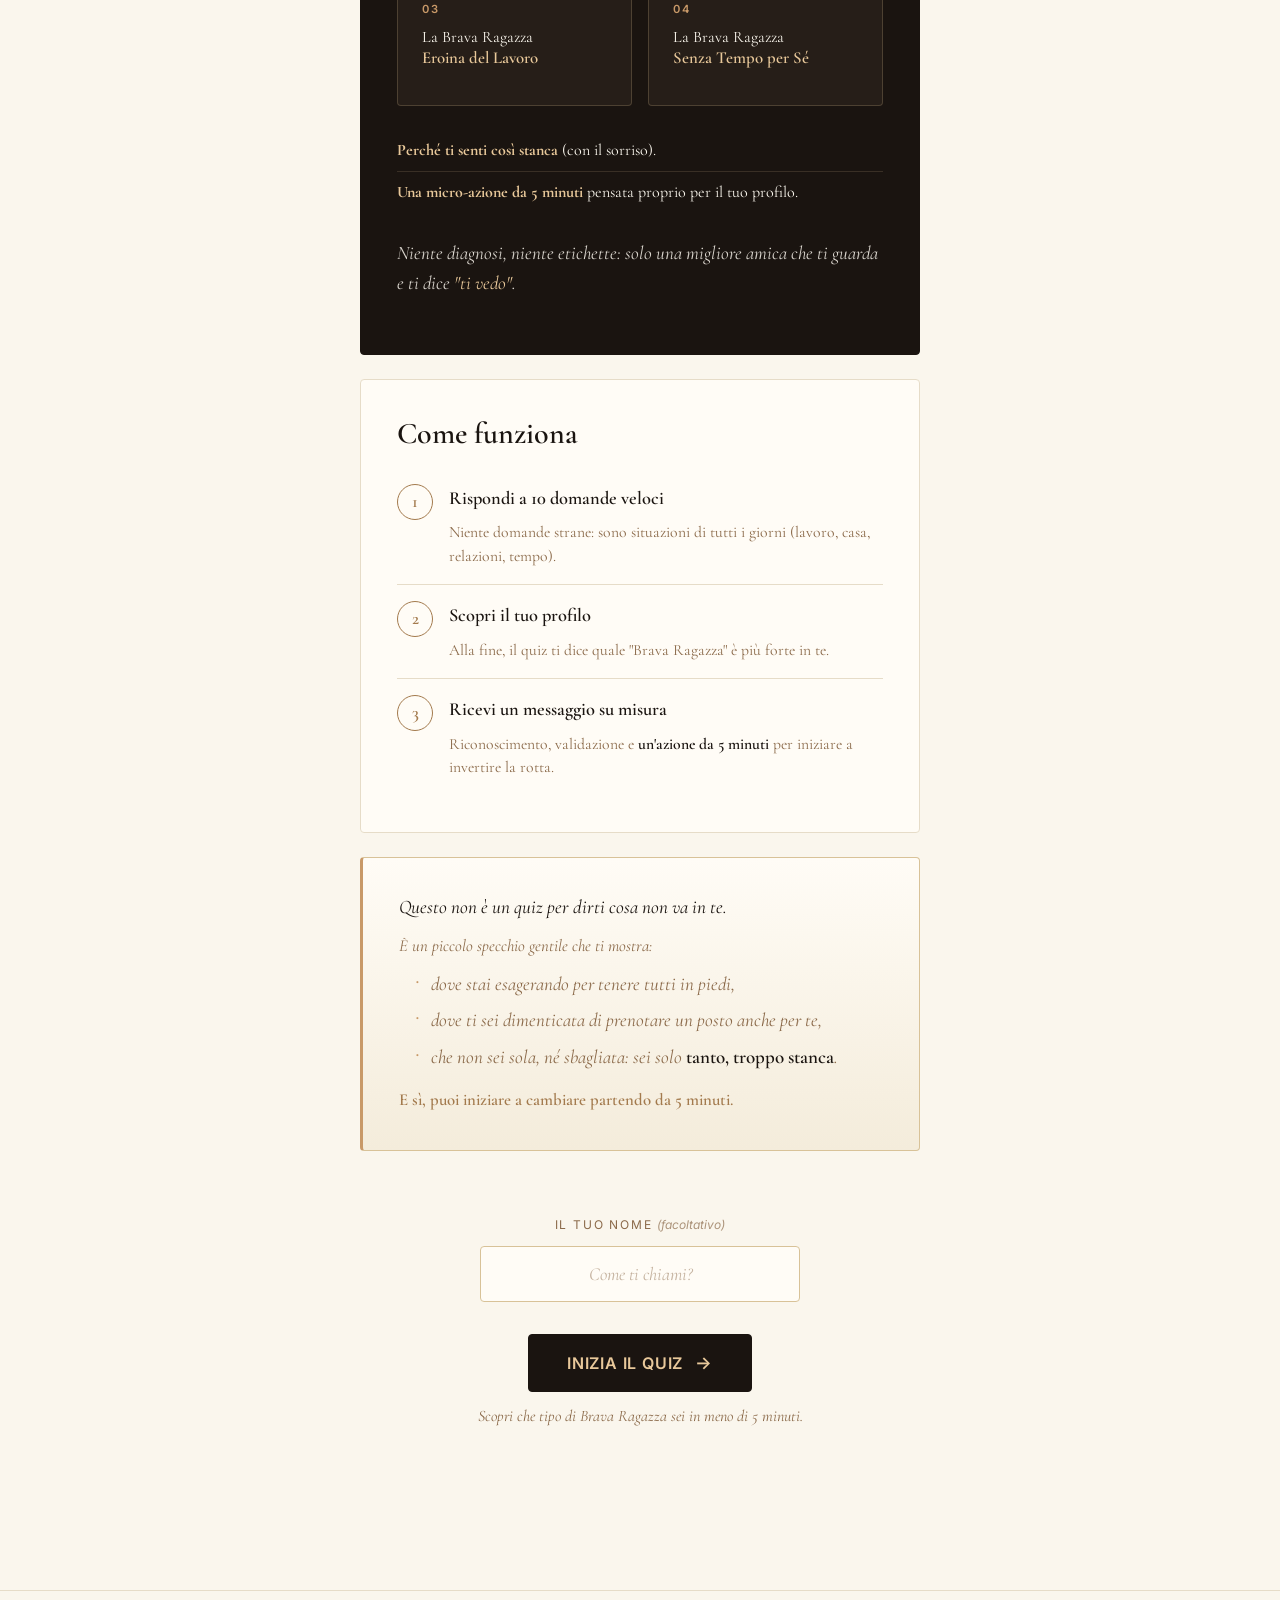
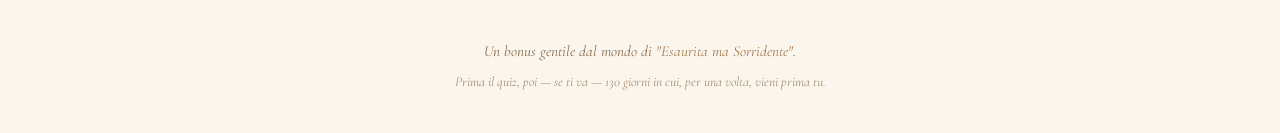
<file: Esaurita ma Sorridente/quiz.html>
<!DOCTYPE html>
<html lang="it">
<head>
<meta charset="UTF-8" />
<meta name="viewport" content="width=device-width, initial-scale=1.0, viewport-fit=cover" />
<meta name="theme-color" content="#1a1410" />
<title>Che tipo di Brava Ragazza sei? — Quiz di Esaurita ma Sorridente</title>
<meta name="description" content="Un quiz veloce, zero giudizio. Fai il quiz e scopri perché sei sempre tu a tenere tutto insieme (tranne te stessa)." />
<link rel="preconnect" href="https://fonts.googleapis.com" />
<link rel="preconnect" href="https://fonts.gstatic.com" crossorigin />
<link href="https://fonts.googleapis.com/css2?family=Cormorant+Garamond:ital,wght@0,400;0,500;0,600;0,700;1,400;1,500;1,600&family=Allura&family=Inter:wght@400;500;600;700&display=swap" rel="stylesheet" />
<link rel="stylesheet" href="style.css" />
</head>
<body class="page-quiz">

<!-- ========================================================== -->
<!-- SCHERMATA 1 — LANDING                                       -->
<!-- ========================================================== -->
<section id="screen-landing" class="screen screen--landing is-active">

  <header class="hero">
    <div class="hero__inner">
      <a href="index.html" class="hero__back no-print">
        <span class="btn__arrow btn__arrow--back" aria-hidden="true">←</span>
        Torna ai bonus
      </a>

      <p class="eyebrow">Bonus 02 · Per le lettrici di <em>Esaurita ma Sorridente</em></p>

      <h1 class="hero__title">
        <span class="script">Che tipo di</span>
        <span class="display">Brava Ragazza sei?</span>
      </h1>

      <p class="hero__sub">
        Fai il quiz e scopri perché sei sempre tu a tenere tutto insieme.<br />
        <em>Tranne te stessa.</em>
      </p>

      <div class="hero__meta">
        <span class="meta-pill">10 domande</span>
        <span class="meta-dot" aria-hidden="true">·</span>
        <span class="meta-pill">5 minuti</span>
        <span class="meta-dot" aria-hidden="true">·</span>
        <span class="meta-pill">Zero giudizio</span>
      </div>
    </div>

    <div class="hero__ornament" aria-hidden="true">
      <span class="five-min-block">
        <span class="five-min-block__label">5 min</span>
        <span class="five-min-block__line">per te</span>
      </span>
    </div>
  </header>

  <main class="landing-body">

    <section class="card card--soft">
      <p class="card__eyebrow">Un quiz veloce, zero giudizio.</p>
      <p class="card__lede">
        Ti fa ridere, ti fa sentire vista e ti regala una micro-azione
        per iniziare a scegliere <em>prima te</em>.
      </p>
    </section>

    <section class="card">
      <h2 class="card__title">A chi è rivolto</h2>
      <p class="card__intro">Questo quiz è per te se:</p>
      <ul class="check-list">
        <li>Dici spesso <em>"sto bene"</em>, ma dentro stai contando i pezzi.</li>
        <li>Ti senti responsabile di tutto: lavoro, casa, famiglia, chat, compleanni.</li>
        <li>Alla fine della giornata sei sfinita… eppure ti chiedi se hai fatto abbastanza.</li>
        <li>I libri di self-help ti hanno sempre fatto un po' paura o senso di colpa.</li>
      </ul>
    </section>

    <section class="card card--dark">
      <h2 class="card__title">Cosa scoprirai</h2>
      <p class="card__intro">In meno di 5 minuti scoprirai:</p>

      <div class="profile-grid">
        <div class="profile-chip">
          <span class="profile-chip__num">01</span>
          <span class="profile-chip__name">La Brava Ragazza<br /><strong>Salva-Tutti</strong></span>
        </div>
        <div class="profile-chip">
          <span class="profile-chip__num">02</span>
          <span class="profile-chip__name">La Brava Ragazza<br /><strong>Perfettina di Casa</strong></span>
        </div>
        <div class="profile-chip">
          <span class="profile-chip__num">03</span>
          <span class="profile-chip__name">La Brava Ragazza<br /><strong>Eroina del Lavoro</strong></span>
        </div>
        <div class="profile-chip">
          <span class="profile-chip__num">04</span>
          <span class="profile-chip__name">La Brava Ragazza<br /><strong>Senza Tempo per Sé</strong></span>
        </div>
      </div>

      <ul class="plain-list">
        <li><strong>Perché ti senti così stanca</strong> (con il sorriso).</li>
        <li><strong>Una micro-azione da 5 minuti</strong> pensata proprio per il tuo profilo.</li>
      </ul>

      <p class="card__outro">
        Niente diagnosi, niente etichette: solo una migliore amica che ti guarda
        e ti dice <em>"ti vedo"</em>.
      </p>
    </section>

    <section class="card">
      <h2 class="card__title">Come funziona</h2>

      <ol class="step-list">
        <li class="step">
          <span class="step__num">1</span>
          <div class="step__body">
            <h3 class="step__title">Rispondi a 10 domande veloci</h3>
            <p>Niente domande strane: sono situazioni di tutti i giorni (lavoro, casa, relazioni, tempo).</p>
          </div>
        </li>
        <li class="step">
          <span class="step__num">2</span>
          <div class="step__body">
            <h3 class="step__title">Scopri il tuo profilo</h3>
            <p>Alla fine, il quiz ti dice quale "Brava Ragazza" è più forte in te.</p>
          </div>
        </li>
        <li class="step">
          <span class="step__num">3</span>
          <div class="step__body">
            <h3 class="step__title">Ricevi un messaggio su misura</h3>
            <p>Riconoscimento, validazione e <strong>un'azione da 5 minuti</strong> per iniziare a invertire la rotta.</p>
          </div>
        </li>
      </ol>
    </section>

    <section class="card card--manifesto">
      <p class="manifesto__line">Questo non è un quiz per dirti cosa non va in te.</p>
      <p class="manifesto__line manifesto__line--small">
        È un piccolo specchio gentile che ti mostra:
      </p>
      <ul class="dot-list">
        <li>dove stai esagerando per tenere tutti in piedi,</li>
        <li>dove ti sei dimenticata di prenotare un posto anche per te,</li>
        <li>che non sei sola, né sbagliata: sei solo <strong>tanto, troppo stanca</strong>.</li>
      </ul>
      <p class="manifesto__close">
        E sì, puoi iniziare a cambiare partendo da 5 minuti.
      </p>
    </section>

    <section class="start-block">
      <label for="userName" class="start-block__label">
        Il tuo nome <span class="optional">(facoltativo)</span>
      </label>
      <input
        type="text"
        id="userName"
        class="start-block__input"
        placeholder="Come ti chiami?"
        maxlength="40"
        autocomplete="given-name"
      />

      <button id="startBtn" class="btn btn--primary btn--large" type="button">
        Inizia il quiz
        <span class="btn__arrow" aria-hidden="true">→</span>
      </button>
      <p class="start-block__hint">Scopri che tipo di Brava Ragazza sei in meno di 5 minuti.</p>
    </section>

  </main>
</section>


<!-- ========================================================== -->
<!-- SCHERMATA 2 — QUIZ                                          -->
<!-- ========================================================== -->
<section id="screen-quiz" class="screen screen--quiz" aria-hidden="true">

  <header class="quiz-head">
    <div class="quiz-head__row">
      <span id="quizCount" class="quiz-head__count">Domanda 1 di 10</span>
      <button id="restartBtn" class="quiz-head__restart" type="button">Ricomincia</button>
    </div>
    <div class="progress" role="progressbar" aria-valuemin="0" aria-valuemax="10" aria-valuenow="1">
      <div id="progressBar" class="progress__bar" style="width: 10%"></div>
    </div>
  </header>

  <main class="quiz-body">
    <p id="quizEyebrow" class="quiz-eyebrow">— Domanda 1 —</p>
    <h2 id="quizQuestion" class="quiz-question"></h2>

    <ul id="quizOptions" class="options"></ul>

    <nav class="quiz-nav">
      <button id="prevBtn" class="btn btn--ghost" type="button" disabled>
        <span class="btn__arrow btn__arrow--back" aria-hidden="true">←</span>
        Indietro
      </button>
      <button id="nextBtn" class="btn btn--primary" type="button" disabled>
        Avanti
        <span class="btn__arrow" aria-hidden="true">→</span>
      </button>
    </nav>
  </main>
</section>


<!-- ========================================================== -->
<!-- SCHERMATA 3 — RISULTATO                                     -->
<!-- ========================================================== -->
<section id="screen-result" class="screen screen--result" aria-hidden="true">

  <article id="resultCard" class="result">

    <header class="result__head">
      <p class="result__brand">Esaurita ma Sorridente · Il Quiz</p>
      <p id="resultName" class="result__for"></p>
      <p class="result__eyebrow">Il tuo profilo</p>
      <h2 id="resultProfileName" class="result__profile-name"></h2>
      <p id="resultProfileTitle" class="result__profile-sub"></p>
    </header>

    <section class="result__section">
      <p class="result__section-label">— Questa sei tu —</p>
      <p id="resultRecognition" class="result__text"></p>
    </section>

    <section class="result__section">
      <p class="result__section-label">— Hai tutto il diritto di sentirti così —</p>
      <p id="resultValidation" class="result__text"></p>
    </section>

    <section class="result__section">
      <p class="result__section-label">— Un piccolo insight —</p>
      <p id="resultInsight" class="result__text"></p>
    </section>

    <section class="result__action">
      <div class="action-card">
        <p class="action-card__eyebrow">La tua azione da</p>
        <p class="action-card__time">5 minuti</p>
        <p id="resultAction" class="action-card__text"></p>
        <div class="action-card__check">
          <input type="checkbox" id="actionDone" class="action-card__checkbox" />
          <label for="actionDone" class="action-card__label">L'ho fatto. Anche solo per oggi.</label>
        </div>
      </div>
    </section>

    <section class="result__quote">
      <p class="result__quote-mark" aria-hidden="true">"</p>
      <p id="resultQuote" class="result__quote-text"></p>
    </section>

    <section class="result__book">
      <p class="result__book-intro">
        Se ti sei riconosciuta in questo profilo, <strong>"Esaurita ma Sorridente"</strong>
        è la voce che ti farà compagnia per 130 giorni: ogni giorno 5 minuti per smettere
        di tenere tutti insieme tranne te stessa.
      </p>
      <p class="result__book-tag">— Piccoli rituali. Grande effetto. Zero sensi di colpa. —</p>
    </section>

  </article>

  <!-- RECENSIONE -->
  <section class="review-card review-card--inline no-print">
    <div class="review-card__ornament" aria-hidden="true">
      <span class="five-min-block five-min-block--small">
        <span class="five-min-block__label">2 min</span>
        <span class="five-min-block__line">per noi</span>
      </span>
    </div>

    <p class="review-card__eyebrow">Se ti è piaciuto il quiz</p>
    <h2 class="review-card__title">
      <span class="script">Raccontaci com'è andata.</span>
    </h2>

    <p class="review-card__desc">
      Una tua recensione su Amazon aiuta altre donne, come te,
      a trovare il libro — e a regalarsi cinque minuti.
    </p>

    <p class="review-card__quote">
      <em>Non serve scrivere un saggio.</em><br />
      Basta una frase, anche piccola.<br />
      Quella vera. La tua.
    </p>

    <a id="reviewBtn" href="#" target="_blank" rel="noopener" class="btn btn--primary btn--large">
      <span class="btn__icon" aria-hidden="true">★</span>
      Lascia una recensione su Amazon
      <span class="btn__arrow" aria-hidden="true">→</span>
    </a>

    <p class="review-card__hint">
      Si apre Amazon in una nuova scheda. Bastano due minuti.
    </p>
  </section>

  <nav class="result-actions no-print">
    <button id="printBtn" class="btn btn--primary" type="button">
      <span class="btn__icon" aria-hidden="true">⤓</span>
      Salva o stampa il risultato
    </button>
    <button id="redoBtn" class="btn btn--ghost" type="button">
      <span class="btn__arrow btn__arrow--back" aria-hidden="true">↻</span>
      Rifai il quiz
    </button>
  </nav>

  <p class="print-hint no-print">
    Per salvare il tuo risultato come PDF, scegli <em>"Salva come PDF"</em>
    nella finestra di stampa del tuo dispositivo.
  </p>

  <!-- NEXT BONUS -->
  <section class="next-bonus no-print">
    <p class="next-bonus__eyebrow">Vai a un altro bonus</p>
    <div class="next-bonus__row">
      <a href="wallpaper.html" class="next-bonus__link">
        <span class="next-bonus__num">01</span>
        <span class="next-bonus__name">
          Gli sfondi <em>"Prima Tu"</em>
        </span>
        <span class="btn__arrow next-bonus__arrow" aria-hidden="true">→</span>
      </a>
      <a href="quaderno.html" class="next-bonus__link">
        <span class="next-bonus__num">03</span>
        <span class="next-bonus__name">
          Il <em>Quaderno Gentile</em>
        </span>
        <span class="btn__arrow next-bonus__arrow" aria-hidden="true">→</span>
      </a>
    </div>
  </section>

</section>

<footer class="site-foot no-print">
  <p>Un bonus gentile dal mondo di <em>"Esaurita ma Sorridente"</em>.</p>
  <p class="site-foot__small">Prima il quiz, poi — se ti va — 130 giorni in cui, per una volta, vieni prima tu.</p>
</footer>

<script src="config.js"></script>
<script src="quiz.js"></script>
<script>
  (function() {
    var btn = document.getElementById('reviewBtn');
    if (btn && window.BONUS_CONFIG) {
      btn.href = window.BONUS_CONFIG.amazonReviewUrl;
    }
  })();
</script>
</body>
</html>
</file>
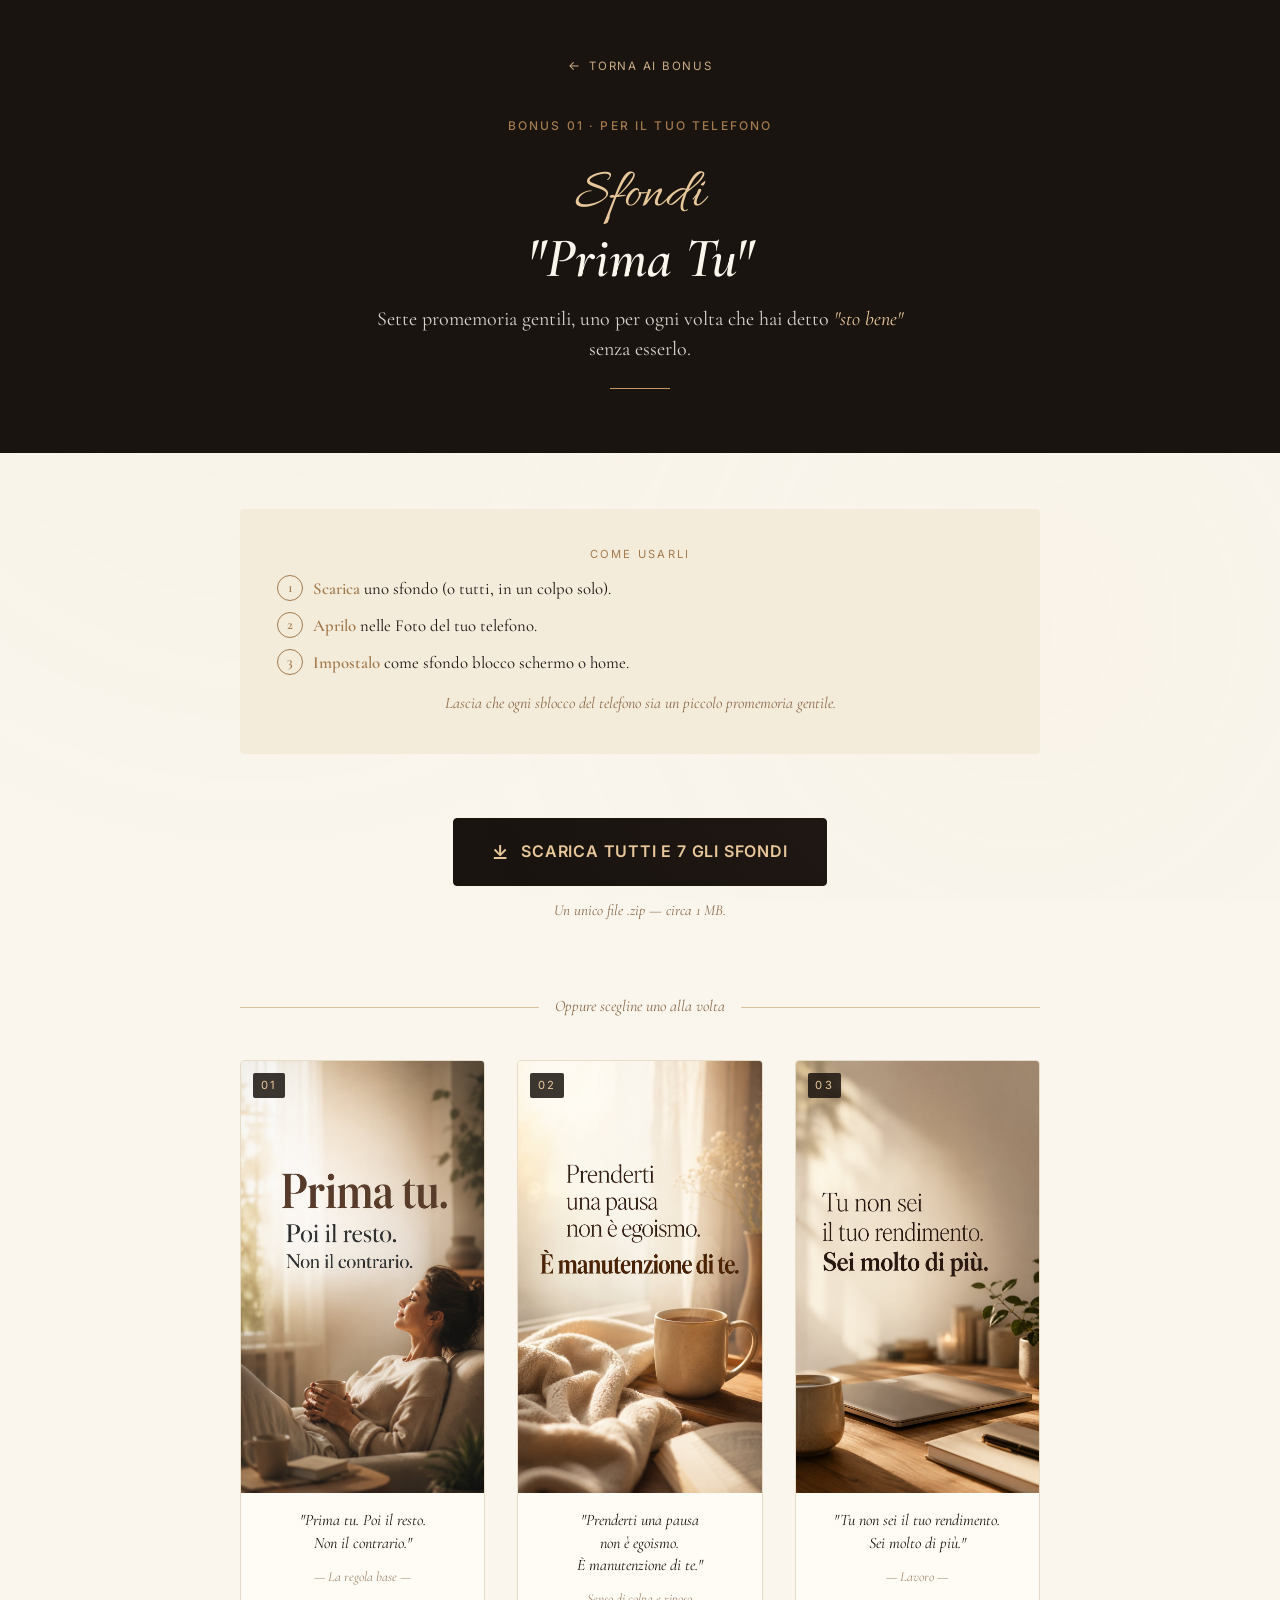
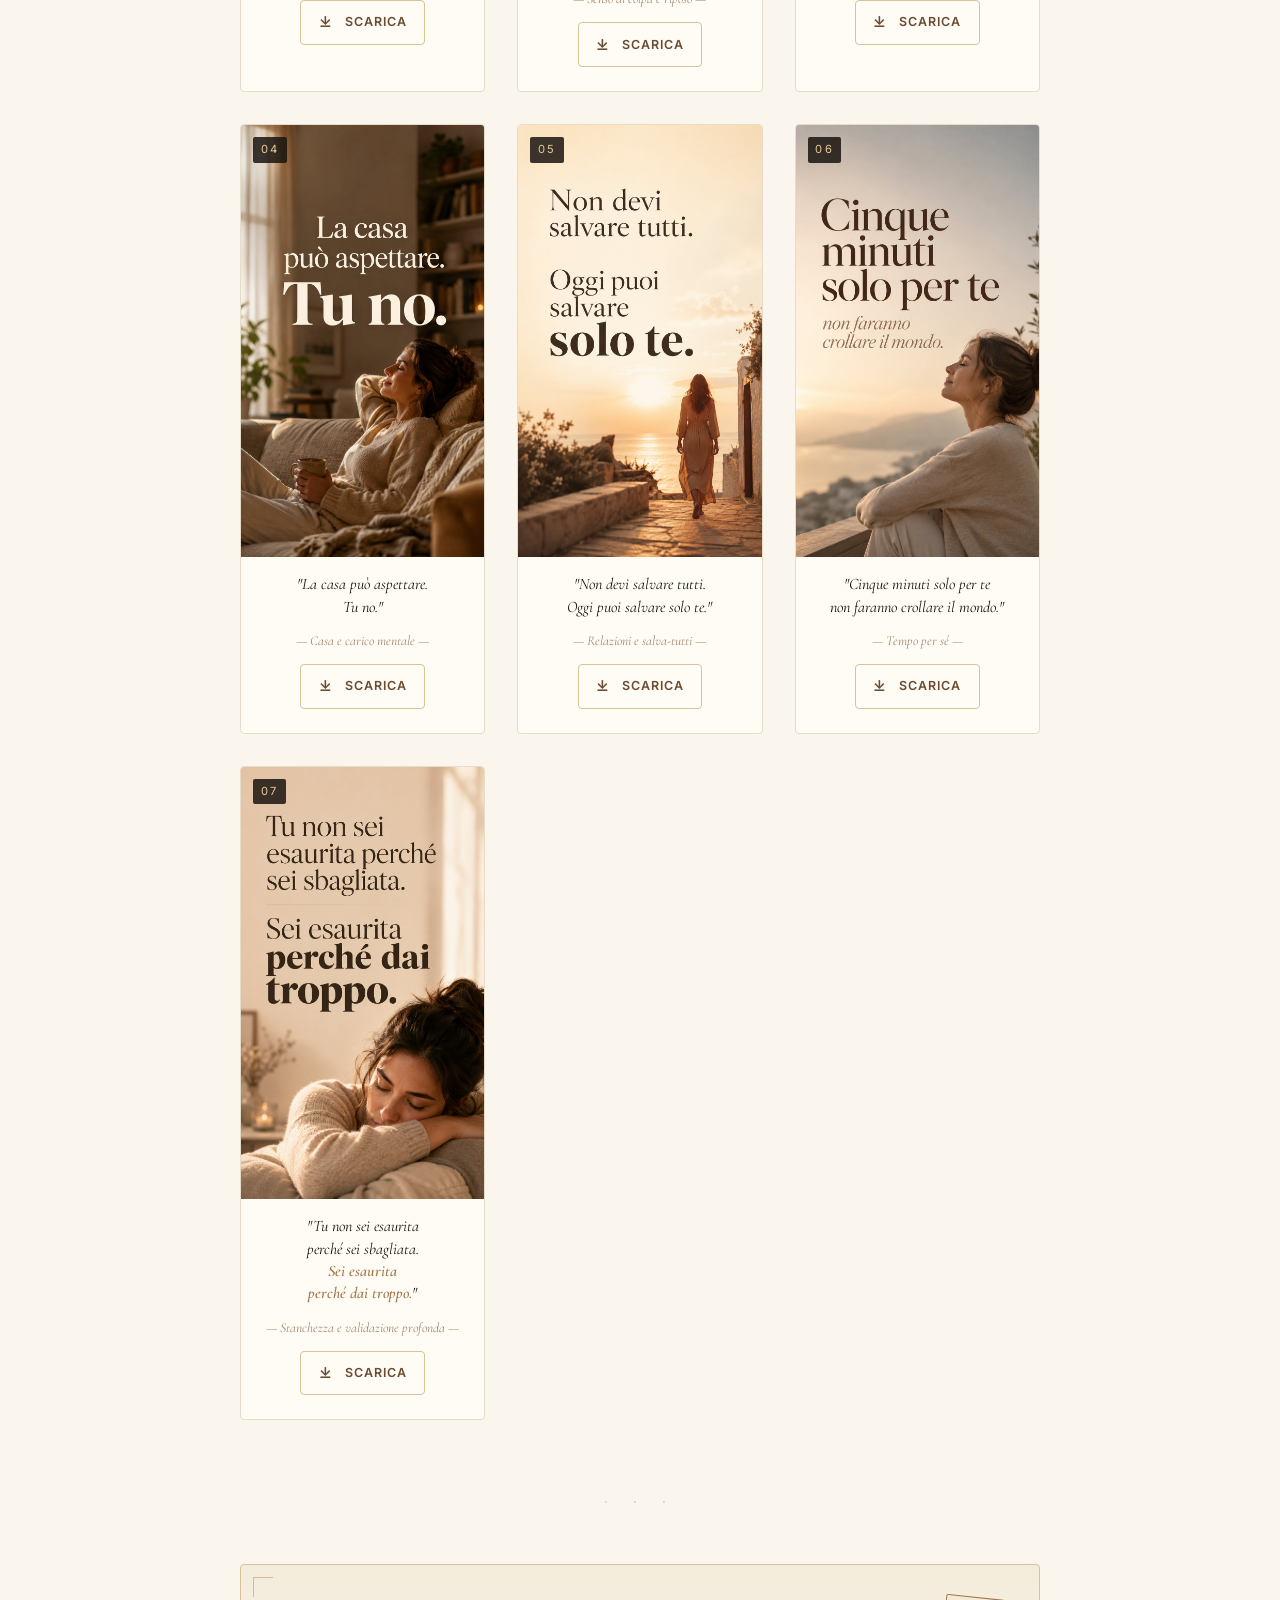
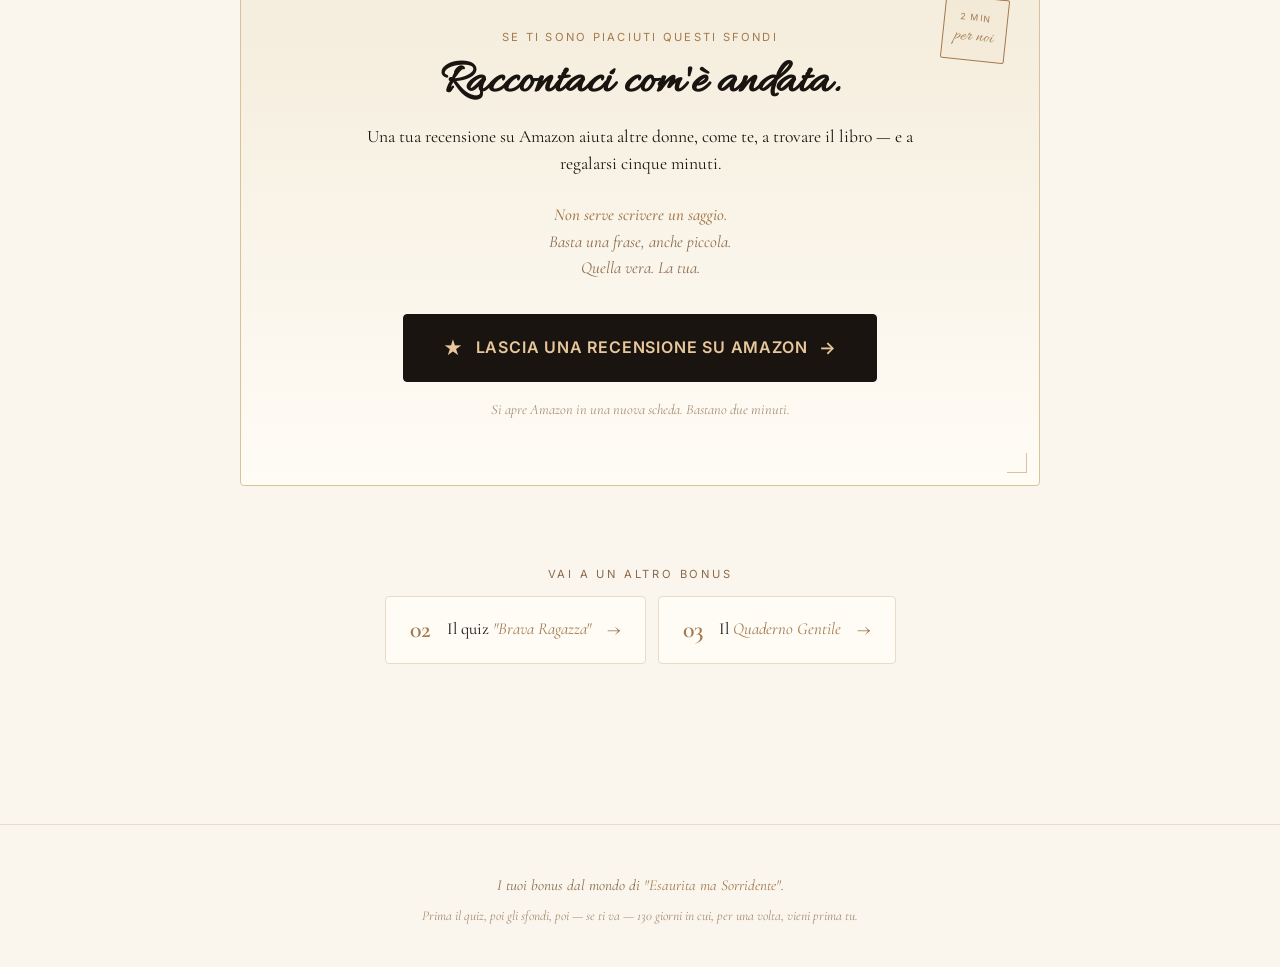
<file: Esaurita ma Sorridente/wallpaper.html>
<!DOCTYPE html>
<html lang="it">
<head>
<meta charset="UTF-8" />
<meta name="viewport" content="width=device-width, initial-scale=1.0, viewport-fit=cover" />
<meta name="theme-color" content="#1a1410" />
<title>Sfondi "Prima Tu" — Esaurita ma Sorridente</title>
<meta name="description" content="7 sfondi per il tuo telefono. Un promemoria gentile, ogni volta che sblocchi lo schermo." />
<link rel="preconnect" href="https://fonts.googleapis.com" />
<link rel="preconnect" href="https://fonts.gstatic.com" crossorigin />
<link href="https://fonts.googleapis.com/css2?family=Cormorant+Garamond:ital,wght@0,400;0,500;0,600;0,700;1,400;1,500;1,600&family=Allura&family=Inter:wght@400;500;600;700&display=swap" rel="stylesheet" />
<link rel="stylesheet" href="style.css" />
</head>
<body class="page-wallpaper">

<!-- HEADER -->
<header class="page-head">
  <a href="index.html" class="page-head__back">
    <span class="btn__arrow btn__arrow--back" aria-hidden="true">←</span>
    Torna ai bonus
  </a>

  <div class="page-head__center">
    <p class="eyebrow eyebrow--dark">Bonus 01 · Per il tuo telefono</p>
    <h1 class="page-head__title">
      <span class="script">Sfondi</span>
      <span class="display">"Prima Tu"</span>
    </h1>
    <p class="page-head__sub">
      Sette promemoria gentili, uno per ogni volta che hai detto
      <em>"sto bene"</em> senza esserlo.
    </p>
  </div>
</header>

<main class="wallpaper-body">

  <!-- ISTRUZIONI -->
  <section class="card card--soft instructions">
    <p class="card__eyebrow">Come usarli</p>
    <ol class="instructions__list">
      <li><strong>Scarica</strong> uno sfondo (o tutti, in un colpo solo).</li>
      <li><strong>Aprilo</strong> nelle Foto del tuo telefono.</li>
      <li><strong>Impostalo</strong> come sfondo blocco schermo o home.</li>
    </ol>
    <p class="instructions__hint">
      Lascia che ogni sblocco del telefono sia un piccolo promemoria gentile.
    </p>
  </section>

  <!-- DOWNLOAD TUTTI -->
  <section class="bulk-download">
    <a href="assets/sfondi-prima-tu.zip" download class="btn btn--primary btn--large">
      <span class="btn__icon" aria-hidden="true">⤓</span>
      Scarica tutti e 7 gli sfondi
    </a>
    <p class="bulk-download__hint">
      Un unico file .zip — circa 1 MB.
    </p>
  </section>

  <!-- DIVIDER -->
  <p class="section-divider">
    <span>Oppure scegline uno alla volta</span>
  </p>

  <!-- GALLERIA -->
  <section class="gallery">

    <article class="wallpaper-card">
      <div class="wallpaper-card__num">01</div>
      <div class="wallpaper-card__preview">
        <a href="assets/wallpaper/01-prima-tu.png" download="prima-tu.png">
          <img src="assets/wallpaper/01-prima-tu.png" alt="Sfondo: Prima tu. Poi il resto. Non il contrario." loading="lazy" />
        </a>
      </div>
      <div class="wallpaper-card__info">
        <p class="wallpaper-card__quote">
          <em>"Prima tu. Poi il resto.<br />Non il contrario."</em>
        </p>
        <p class="wallpaper-card__theme">— La regola base —</p>
        <a href="assets/wallpaper/01-prima-tu.png" download="prima-tu.png" class="btn btn--ghost btn--small">
          <span class="btn__icon" aria-hidden="true">⤓</span>
          Scarica
        </a>
      </div>
    </article>

    <article class="wallpaper-card">
      <div class="wallpaper-card__num">02</div>
      <div class="wallpaper-card__preview">
        <a href="assets/wallpaper/02-pausa-manutenzione.png" download="pausa-manutenzione.png">
          <img src="assets/wallpaper/02-pausa-manutenzione.png" alt="Sfondo: Prenderti una pausa non è egoismo. È manutenzione di te." loading="lazy" />
        </a>
      </div>
      <div class="wallpaper-card__info">
        <p class="wallpaper-card__quote">
          <em>"Prenderti una pausa<br />non è egoismo.<br />È manutenzione di te."</em>
        </p>
        <p class="wallpaper-card__theme">— Senso di colpa e riposo —</p>
        <a href="assets/wallpaper/02-pausa-manutenzione.png" download="pausa-manutenzione.png" class="btn btn--ghost btn--small">
          <span class="btn__icon" aria-hidden="true">⤓</span>
          Scarica
        </a>
      </div>
    </article>

    <article class="wallpaper-card">
      <div class="wallpaper-card__num">03</div>
      <div class="wallpaper-card__preview">
        <a href="assets/wallpaper/03-non-rendimento.png" download="non-sei-il-tuo-rendimento.png">
          <img src="assets/wallpaper/03-non-rendimento.png" alt="Sfondo: Tu non sei il tuo rendimento. Sei molto di più." loading="lazy" />
        </a>
      </div>
      <div class="wallpaper-card__info">
        <p class="wallpaper-card__quote">
          <em>"Tu non sei il tuo rendimento.<br />Sei molto di più."</em>
        </p>
        <p class="wallpaper-card__theme">— Lavoro —</p>
        <a href="assets/wallpaper/03-non-rendimento.png" download="non-sei-il-tuo-rendimento.png" class="btn btn--ghost btn--small">
          <span class="btn__icon" aria-hidden="true">⤓</span>
          Scarica
        </a>
      </div>
    </article>

    <article class="wallpaper-card">
      <div class="wallpaper-card__num">04</div>
      <div class="wallpaper-card__preview">
        <a href="assets/wallpaper/04-casa-aspetta.png" download="la-casa-puo-aspettare.png">
          <img src="assets/wallpaper/04-casa-aspetta.png" alt="Sfondo: La casa può aspettare. Tu no." loading="lazy" />
        </a>
      </div>
      <div class="wallpaper-card__info">
        <p class="wallpaper-card__quote">
          <em>"La casa può aspettare.<br />Tu no."</em>
        </p>
        <p class="wallpaper-card__theme">— Casa e carico mentale —</p>
        <a href="assets/wallpaper/04-casa-aspetta.png" download="la-casa-puo-aspettare.png" class="btn btn--ghost btn--small">
          <span class="btn__icon" aria-hidden="true">⤓</span>
          Scarica
        </a>
      </div>
    </article>

    <article class="wallpaper-card">
      <div class="wallpaper-card__num">05</div>
      <div class="wallpaper-card__preview">
        <a href="assets/wallpaper/05-non-salvare-tutti.png" download="non-devi-salvare-tutti.png">
          <img src="assets/wallpaper/05-non-salvare-tutti.png" alt="Sfondo: Non devi salvare tutti. Oggi puoi salvare solo te." loading="lazy" />
        </a>
      </div>
      <div class="wallpaper-card__info">
        <p class="wallpaper-card__quote">
          <em>"Non devi salvare tutti.<br />Oggi puoi salvare solo te."</em>
        </p>
        <p class="wallpaper-card__theme">— Relazioni e salva-tutti —</p>
        <a href="assets/wallpaper/05-non-salvare-tutti.png" download="non-devi-salvare-tutti.png" class="btn btn--ghost btn--small">
          <span class="btn__icon" aria-hidden="true">⤓</span>
          Scarica
        </a>
      </div>
    </article>

    <article class="wallpaper-card">
      <div class="wallpaper-card__num">06</div>
      <div class="wallpaper-card__preview">
        <a href="assets/wallpaper/06-cinque-minuti.png" download="cinque-minuti-per-te.png">
          <img src="assets/wallpaper/06-cinque-minuti.png" alt="Sfondo: Cinque minuti solo per te non faranno crollare il mondo." loading="lazy" />
        </a>
      </div>
      <div class="wallpaper-card__info">
        <p class="wallpaper-card__quote">
          <em>"Cinque minuti solo per te<br />non faranno crollare il mondo."</em>
        </p>
        <p class="wallpaper-card__theme">— Tempo per sé —</p>
        <a href="assets/wallpaper/06-cinque-minuti.png" download="cinque-minuti-per-te.png" class="btn btn--ghost btn--small">
          <span class="btn__icon" aria-hidden="true">⤓</span>
          Scarica
        </a>
      </div>
    </article>

    <article class="wallpaper-card">
      <div class="wallpaper-card__num">07</div>
      <div class="wallpaper-card__preview">
        <a href="assets/wallpaper/07-non-sbagliata.png" download="non-sei-sbagliata.png">
          <img src="assets/wallpaper/07-non-sbagliata.png" alt="Sfondo: Tu non sei esaurita perché sei sbagliata. Sei esaurita perché dai troppo." loading="lazy" />
        </a>
      </div>
      <div class="wallpaper-card__info">
        <p class="wallpaper-card__quote">
          <em>"Tu non sei esaurita<br />perché sei sbagliata.<br /><strong>Sei esaurita<br />perché dai troppo.</strong>"</em>
        </p>
        <p class="wallpaper-card__theme">— Stanchezza e validazione profonda —</p>
        <a href="assets/wallpaper/07-non-sbagliata.png" download="non-sei-sbagliata.png" class="btn btn--ghost btn--small">
          <span class="btn__icon" aria-hidden="true">⤓</span>
          Scarica
        </a>
      </div>
    </article>

  </section>

  <!-- DIVIDER -->
  <div class="hub-divider" aria-hidden="true">
    <span class="hub-divider__symbol">·  ·  ·</span>
  </div>

  <!-- RECENSIONE — CTA -->
  <section class="review-card">
    <div class="review-card__ornament" aria-hidden="true">
      <span class="five-min-block five-min-block--small">
        <span class="five-min-block__label">2 min</span>
        <span class="five-min-block__line">per noi</span>
      </span>
    </div>

    <p class="review-card__eyebrow">Se ti sono piaciuti questi sfondi</p>
    <h2 class="review-card__title">
      <span class="script">Raccontaci com'è andata.</span>
    </h2>

    <p class="review-card__desc">
      Una tua recensione su Amazon aiuta altre donne, come te,
      a trovare il libro — e a regalarsi cinque minuti.
    </p>

    <p class="review-card__quote">
      <em>Non serve scrivere un saggio.</em><br />
      Basta una frase, anche piccola.<br />
      Quella vera. La tua.
    </p>

    <a id="reviewBtn" href="#" target="_blank" rel="noopener" class="btn btn--primary btn--large">
      <span class="btn__icon" aria-hidden="true">★</span>
      Lascia una recensione su Amazon
      <span class="btn__arrow" aria-hidden="true">→</span>
    </a>

    <p class="review-card__hint">
      Si apre Amazon in una nuova scheda. Bastano due minuti.
    </p>
  </section>

  <!-- NEXT BONUS -->
  <section class="next-bonus">
    <p class="next-bonus__eyebrow">Vai a un altro bonus</p>
    <div class="next-bonus__row">
      <a href="quiz.html" class="next-bonus__link">
        <span class="next-bonus__num">02</span>
        <span class="next-bonus__name">
          Il quiz <em>"Brava Ragazza"</em>
        </span>
        <span class="btn__arrow next-bonus__arrow" aria-hidden="true">→</span>
      </a>
      <a href="quaderno.html" class="next-bonus__link">
        <span class="next-bonus__num">03</span>
        <span class="next-bonus__name">
          Il <em>Quaderno Gentile</em>
        </span>
        <span class="btn__arrow next-bonus__arrow" aria-hidden="true">→</span>
      </a>
    </div>
  </section>

</main>

<footer class="site-foot">
  <p>I tuoi bonus dal mondo di <em>"Esaurita ma Sorridente"</em>.</p>
  <p class="site-foot__small">Prima il quiz, poi gli sfondi, poi — se ti va — 130 giorni in cui, per una volta, vieni prima tu.</p>
</footer>

<script src="config.js"></script>
<script>
  (function() {
    var btn = document.getElementById('reviewBtn');
    if (btn && window.BONUS_CONFIG) {
      btn.href = window.BONUS_CONFIG.amazonReviewUrl;
    }
  })();
</script>
</body>
</html>
</file>
<file: Esaurita ma Sorridente/style.css>
/* =====================================================
   ESAURITA MA SORRIDENTE — QUIZ "Brava Ragazza"
   Palette ispirata alla copertina del libro:
   nero notte, oro caldo, panna, rosa cipria, marrone legno
   ===================================================== */

:root {
  /* Colori — dalla copertina */
  --ink: #1a1410;          /* nero profondo del fondo copertina */
  --ink-soft: #2c2218;     /* nero un filo più caldo */
  --gold: #c89968;         /* oro caldo medio */
  --gold-light: #e8c89a;   /* oro chiaro / glitter */
  --gold-deep: #a37a4d;    /* oro scuro per contrasto su panna */
  --cream: #faf6ed;        /* panna chiarissima (background principale) */
  --cream-warm: #f4ecdb;   /* panna calda per card alternative */
  --paper: #fffcf6;        /* bianco quasi puro per card primarie */
  --rose: #e8b8a8;         /* rosa cipria dell'agenda */
  --rose-deep: #c08778;    /* rosa più carico per accent */
  --wood: #6b4a30;         /* marrone caldo del legno */
  --wood-soft: #8b6a4a;    /* marrone medio per testi */
  --line: #e6dcc8;         /* linea sottile su panna */
  --line-gold: #d8c298;    /* linea dorata sottile */

  /* Type */
  --font-display: 'Cormorant Garamond', 'Playfair Display', Georgia, serif;
  --font-script: 'Allura', 'Brush Script MT', cursive;
  --font-body: 'Cormorant Garamond', Georgia, 'Times New Roman', serif;
  --font-ui: 'Inter', -apple-system, BlinkMacSystemFont, 'Segoe UI', sans-serif;

  /* Spacing scale */
  --s-1: 0.25rem;
  --s-2: 0.5rem;
  --s-3: 0.75rem;
  --s-4: 1rem;
  --s-5: 1.5rem;
  --s-6: 2rem;
  --s-7: 3rem;
  --s-8: 4rem;
  --s-9: 6rem;

  /* Layout */
  --content-max: 640px;
  --radius: 4px;
  --radius-lg: 8px;
}

/* ---- Reset ---- */
*, *::before, *::after { box-sizing: border-box; }
html { -webkit-text-size-adjust: 100%; scroll-behavior: smooth; }
body {
  margin: 0;
  font-family: var(--font-body);
  font-size: 18px;
  line-height: 1.6;
  color: var(--ink);
  background: var(--cream);
  min-height: 100vh;
  -webkit-font-smoothing: antialiased;
  -moz-osx-font-smoothing: grayscale;
}
img, svg { max-width: 100%; display: block; }
button { font-family: inherit; cursor: pointer; }
input { font-family: inherit; }

/* texture sottile sul background (puntinatura quasi invisibile) */
body::before {
  content: '';
  position: fixed;
  inset: 0;
  background-image:
    radial-gradient(circle at 20% 30%, rgba(200, 153, 104, 0.04) 0%, transparent 50%),
    radial-gradient(circle at 80% 70%, rgba(232, 184, 168, 0.04) 0%, transparent 50%);
  pointer-events: none;
  z-index: 0;
}

/* ---- Schermate ---- */
.screen {
  display: none;
  position: relative;
  z-index: 1;
}
.screen.is-active { display: block; }

/* ============================================
   LANDING — HERO
   ============================================ */
.hero {
  background: var(--ink);
  color: var(--cream);
  padding: clamp(3rem, 8vw, 5rem) clamp(1.25rem, 5vw, 2.5rem) clamp(3.5rem, 9vw, 6rem);
  position: relative;
  overflow: hidden;
}
.hero::before {
  /* grana dorata sottile sul nero */
  content: '';
  position: absolute;
  inset: 0;
  background:
    radial-gradient(ellipse at top right, rgba(232, 200, 154, 0.12), transparent 60%),
    radial-gradient(ellipse at bottom left, rgba(232, 184, 168, 0.08), transparent 60%);
  pointer-events: none;
}
.hero__inner {
  max-width: var(--content-max);
  margin: 0 auto;
  position: relative;
}

.eyebrow {
  font-family: var(--font-ui);
  font-size: 0.75rem;
  font-weight: 500;
  letter-spacing: 0.18em;
  text-transform: uppercase;
  color: var(--gold-light);
  margin: 0 0 var(--s-6);
}
.eyebrow em {
  font-family: var(--font-display);
  font-style: italic;
  font-weight: 500;
  text-transform: none;
  letter-spacing: 0.02em;
  color: var(--gold-light);
}

.hero__title {
  margin: 0 0 var(--s-5);
  line-height: 1;
}
.hero__title .script {
  display: block;
  font-family: var(--font-script);
  font-size: clamp(2.5rem, 9vw, 4.5rem);
  color: var(--gold-light);
  font-weight: 400;
  line-height: 1;
  margin-bottom: 0.1em;
  text-shadow: 0 1px 0 rgba(168, 122, 77, 0.3);
}
.hero__title .display {
  display: block;
  font-family: var(--font-display);
  font-size: clamp(2.5rem, 9vw, 4.5rem);
  font-weight: 600;
  color: var(--cream);
  line-height: 1.05;
  letter-spacing: -0.01em;
}

.hero__sub {
  font-family: var(--font-display);
  font-size: clamp(1.125rem, 3vw, 1.375rem);
  line-height: 1.5;
  color: rgba(250, 246, 237, 0.85);
  margin: 0 0 var(--s-6);
  max-width: 28em;
}
.hero__sub em {
  font-style: italic;
  color: var(--gold-light);
}

.hero__meta {
  display: flex;
  flex-wrap: wrap;
  align-items: center;
  gap: var(--s-3);
  font-family: var(--font-ui);
  font-size: 0.8rem;
  letter-spacing: 0.08em;
  text-transform: uppercase;
}
.meta-pill {
  color: var(--gold-light);
  border: 1px solid rgba(232, 200, 154, 0.4);
  padding: 0.4em 0.9em;
  border-radius: 999px;
}
.meta-dot {
  color: var(--gold);
  font-size: 1rem;
}

/* signature: blocchetto "5 min" — il motivo grafico ricorrente */
.hero__ornament {
  position: absolute;
  top: clamp(1.5rem, 5vw, 3rem);
  right: clamp(1.25rem, 5vw, 2.5rem);
  display: none;
}
@media (min-width: 720px) {
  .hero__ornament { display: block; }
}
.five-min-block {
  display: flex;
  flex-direction: column;
  align-items: center;
  justify-content: center;
  width: 88px;
  height: 88px;
  border: 1.5px solid var(--gold);
  border-radius: 2px;
  background: rgba(200, 153, 104, 0.05);
  text-align: center;
  transform: rotate(-4deg);
}
.five-min-block__label {
  font-family: var(--font-ui);
  font-size: 0.65rem;
  letter-spacing: 0.18em;
  text-transform: uppercase;
  color: var(--gold-light);
}
.five-min-block__line {
  font-family: var(--font-script);
  font-size: 1.5rem;
  color: var(--gold-light);
  line-height: 1;
  margin-top: 0.2em;
}

/* ============================================
   LANDING — BODY
   ============================================ */
.landing-body {
  max-width: var(--content-max);
  margin: 0 auto;
  padding: clamp(2rem, 6vw, 3.5rem) clamp(1.25rem, 5vw, 2.5rem) clamp(3rem, 8vw, 5rem);
}

.card {
  background: var(--paper);
  border: 1px solid var(--line);
  border-radius: var(--radius);
  padding: clamp(1.5rem, 5vw, 2.25rem);
  margin-bottom: var(--s-5);
  position: relative;
}
.card--soft {
  background: var(--cream-warm);
  border-color: transparent;
  text-align: center;
}
.card--soft .card__eyebrow {
  font-family: var(--font-ui);
  font-size: 0.7rem;
  letter-spacing: 0.2em;
  text-transform: uppercase;
  color: var(--gold-deep);
  margin: 0 0 var(--s-3);
}
.card--soft .card__lede {
  font-family: var(--font-display);
  font-style: italic;
  font-size: clamp(1.125rem, 3vw, 1.3rem);
  line-height: 1.45;
  color: var(--ink);
  margin: 0;
  max-width: 32em;
  margin-inline: auto;
}
.card--soft .card__lede em {
  font-style: normal;
  font-weight: 600;
  color: var(--gold-deep);
}

.card--dark {
  background: var(--ink);
  color: var(--cream);
  border-color: var(--ink);
}
.card--dark .card__title { color: var(--gold-light); }
.card--dark .card__intro { color: rgba(250, 246, 237, 0.8); }
.card--dark .card__outro {
  color: rgba(250, 246, 237, 0.85);
  font-style: italic;
  margin-top: var(--s-5);
}
.card--dark .card__outro em {
  color: var(--gold-light);
  font-style: italic;
}

.card__title {
  font-family: var(--font-display);
  font-size: clamp(1.5rem, 4vw, 1.875rem);
  font-weight: 600;
  margin: 0 0 var(--s-4);
  line-height: 1.2;
  color: var(--ink);
}
.card__intro {
  font-family: var(--font-display);
  font-style: italic;
  margin: 0 0 var(--s-4);
  color: var(--wood-soft);
  font-size: 1.05rem;
}

/* check-list (a chi è rivolto) */
.check-list {
  list-style: none;
  padding: 0;
  margin: 0;
}
.check-list li {
  position: relative;
  padding-left: 1.75rem;
  margin-bottom: var(--s-3);
  line-height: 1.55;
}
.check-list li::before {
  content: '✓';
  position: absolute;
  left: 0;
  top: 0;
  color: var(--gold-deep);
  font-weight: 700;
  font-family: var(--font-ui);
}
.check-list li em {
  font-style: italic;
  color: var(--wood);
}

/* profile-grid (i 4 profili) */
.profile-grid {
  display: grid;
  grid-template-columns: 1fr 1fr;
  gap: var(--s-3);
  margin: var(--s-5) 0;
}
.profile-chip {
  background: rgba(232, 200, 154, 0.06);
  border: 1px solid rgba(232, 200, 154, 0.2);
  padding: var(--s-4) var(--s-3);
  border-radius: var(--radius);
  display: flex;
  flex-direction: column;
  gap: var(--s-2);
  min-height: 110px;
}
.profile-chip__num {
  font-family: var(--font-ui);
  font-size: 0.7rem;
  font-weight: 600;
  letter-spacing: 0.2em;
  color: var(--gold);
}
.profile-chip__name {
  font-family: var(--font-display);
  font-size: 1rem;
  line-height: 1.25;
  color: var(--cream);
}
.profile-chip__name strong {
  font-weight: 600;
  color: var(--gold-light);
  font-size: 1.05rem;
}

/* plain-list dentro dark card */
.plain-list {
  list-style: none;
  padding: 0;
  margin: var(--s-4) 0 0;
}
.plain-list li {
  padding: var(--s-2) 0;
  border-top: 1px solid rgba(232, 200, 154, 0.15);
  font-size: 1rem;
}
.plain-list li:first-child { border-top: none; }
.card--dark .plain-list li strong { color: var(--gold-light); }

/* step-list (come funziona) */
.step-list {
  list-style: none;
  padding: 0;
  margin: 0;
  counter-reset: step;
}
.step {
  display: flex;
  gap: var(--s-4);
  align-items: flex-start;
  padding: var(--s-4) 0;
  border-bottom: 1px solid var(--line);
}
.step:last-child { border-bottom: none; }
.step__num {
  flex-shrink: 0;
  width: 36px;
  height: 36px;
  border: 1.5px solid var(--gold-deep);
  border-radius: 50%;
  display: flex;
  align-items: center;
  justify-content: center;
  font-family: var(--font-display);
  font-size: 1.1rem;
  font-weight: 600;
  color: var(--gold-deep);
}
.step__body { flex: 1; }
.step__title {
  font-family: var(--font-display);
  font-size: 1.15rem;
  font-weight: 600;
  margin: 0 0 var(--s-2);
  color: var(--ink);
}
.step__body p {
  margin: 0;
  color: var(--wood-soft);
  font-size: 0.98rem;
  line-height: 1.5;
}
.step__body p strong { color: var(--ink); font-weight: 600; }

/* manifesto */
.card--manifesto {
  background: linear-gradient(to bottom, var(--paper), var(--cream-warm));
  border: 1px solid var(--line-gold);
  border-left: 3px solid var(--gold);
  text-align: left;
}
.manifesto__line {
  font-family: var(--font-display);
  font-style: italic;
  font-size: 1.2rem;
  line-height: 1.45;
  color: var(--ink);
  margin: 0 0 var(--s-3);
}
.manifesto__line--small {
  font-size: 1.05rem;
  color: var(--wood-soft);
}
.dot-list {
  list-style: none;
  padding: 0 0 0 var(--s-4);
  margin: 0 0 var(--s-4);
}
.dot-list li {
  position: relative;
  padding-left: var(--s-4);
  margin-bottom: var(--s-2);
  font-style: italic;
  color: var(--wood-soft);
  line-height: 1.5;
}
.dot-list li::before {
  content: '·';
  position: absolute;
  left: 0;
  color: var(--gold);
  font-size: 1.5rem;
  line-height: 1;
  top: -0.1em;
}
.dot-list li strong {
  font-style: normal;
  color: var(--ink);
  font-weight: 600;
}
.manifesto__close {
  margin: 0;
  font-family: var(--font-display);
  font-size: 1.05rem;
  color: var(--gold-deep);
  font-weight: 600;
}

/* start-block */
.start-block {
  text-align: center;
  padding: var(--s-6) var(--s-4);
  margin-top: var(--s-6);
}
.start-block__label {
  display: block;
  font-family: var(--font-ui);
  font-size: 0.75rem;
  letter-spacing: 0.15em;
  text-transform: uppercase;
  color: var(--wood-soft);
  margin-bottom: var(--s-3);
}
.start-block__label .optional {
  text-transform: none;
  letter-spacing: 0;
  font-style: italic;
  color: var(--wood-soft);
  opacity: 0.7;
}
.start-block__input {
  width: 100%;
  max-width: 320px;
  padding: 0.85em 1.1em;
  font-family: var(--font-display);
  font-size: 1.15rem;
  text-align: center;
  background: var(--paper);
  border: 1px solid var(--line-gold);
  border-radius: var(--radius);
  color: var(--ink);
  margin-bottom: var(--s-6);
  transition: border-color 0.2s;
}
.start-block__input:focus {
  outline: none;
  border-color: var(--gold);
  box-shadow: 0 0 0 3px rgba(200, 153, 104, 0.15);
}
.start-block__input::placeholder {
  color: var(--wood-soft);
  opacity: 0.5;
  font-style: italic;
}
.start-block__hint {
  font-family: var(--font-display);
  font-style: italic;
  color: var(--wood-soft);
  font-size: 1rem;
  margin: var(--s-3) 0 0;
}

/* ============================================
   BOTTONI
   ============================================ */
.btn {
  display: inline-flex;
  align-items: center;
  justify-content: center;
  gap: var(--s-3);
  font-family: var(--font-ui);
  font-weight: 600;
  font-size: 0.95rem;
  letter-spacing: 0.05em;
  text-transform: uppercase;
  padding: 1em 2em;
  border: none;
  border-radius: var(--radius);
  transition: transform 0.15s, background 0.2s, color 0.2s;
  text-decoration: none;
  min-height: 48px;
}
.btn--primary {
  background: var(--ink);
  color: var(--gold-light);
  border: 1.5px solid var(--ink);
}
.btn--primary:hover:not(:disabled) {
  background: var(--gold-deep);
  border-color: var(--gold-deep);
  color: var(--cream);
}
.btn--primary:active:not(:disabled) { transform: translateY(1px); }
.btn--ghost {
  background: transparent;
  color: var(--wood);
  border: 1.5px solid var(--line-gold);
}
.btn--ghost:hover:not(:disabled) {
  border-color: var(--gold);
  color: var(--ink);
}
.btn--large {
  font-size: 1rem;
  padding: 1.1em 2.4em;
  min-height: 56px;
}
.btn:disabled {
  opacity: 0.4;
  cursor: not-allowed;
}
.btn__arrow {
  display: inline-block;
  transition: transform 0.2s;
  font-size: 1.1em;
}
.btn:hover:not(:disabled) .btn__arrow { transform: translateX(3px); }
.btn:hover:not(:disabled) .btn__arrow--back { transform: translateX(-3px); }
.btn__icon { font-size: 1.2em; }

/* ============================================
   QUIZ
   ============================================ */
.quiz-head {
  background: var(--ink);
  color: var(--cream);
  padding: clamp(1.5rem, 4vw, 2rem) clamp(1.25rem, 5vw, 2.5rem) 0;
}
.quiz-head__row {
  max-width: var(--content-max);
  margin: 0 auto;
  display: flex;
  justify-content: space-between;
  align-items: center;
  margin-bottom: var(--s-4);
}
.quiz-head__count {
  font-family: var(--font-ui);
  font-size: 0.75rem;
  letter-spacing: 0.18em;
  text-transform: uppercase;
  color: var(--gold-light);
}
.quiz-head__restart {
  background: transparent;
  border: none;
  color: rgba(250, 246, 237, 0.6);
  font-family: var(--font-ui);
  font-size: 0.75rem;
  letter-spacing: 0.1em;
  text-transform: uppercase;
  padding: var(--s-2) var(--s-3);
  transition: color 0.2s;
}
.quiz-head__restart:hover { color: var(--gold-light); }

.progress {
  max-width: var(--content-max);
  margin: 0 auto;
  height: 3px;
  background: rgba(232, 200, 154, 0.15);
  border-radius: 999px;
  overflow: hidden;
}
.progress__bar {
  height: 100%;
  background: linear-gradient(to right, var(--gold-deep), var(--gold-light));
  transition: width 0.4s cubic-bezier(0.4, 0, 0.2, 1);
  border-radius: 999px;
}

.quiz-body {
  max-width: var(--content-max);
  margin: 0 auto;
  padding: clamp(2.5rem, 7vw, 4rem) clamp(1.25rem, 5vw, 2.5rem) clamp(2rem, 6vw, 3rem);
}
.quiz-eyebrow {
  font-family: var(--font-display);
  font-style: italic;
  text-align: center;
  color: var(--gold-deep);
  font-size: 0.95rem;
  letter-spacing: 0.1em;
  margin: 0 0 var(--s-5);
}
.quiz-question {
  font-family: var(--font-display);
  font-size: clamp(1.5rem, 5vw, 2rem);
  font-weight: 500;
  line-height: 1.3;
  text-align: center;
  margin: 0 0 var(--s-7);
  color: var(--ink);
  max-width: 22em;
  margin-inline: auto;
}

.options {
  list-style: none;
  padding: 0;
  margin: 0 0 var(--s-7);
  display: flex;
  flex-direction: column;
  gap: var(--s-3);
}
.option {
  display: flex;
  align-items: flex-start;
  gap: var(--s-4);
  width: 100%;
  padding: var(--s-5);
  background: var(--paper);
  border: 1.5px solid var(--line);
  border-radius: var(--radius);
  text-align: left;
  font-family: var(--font-body);
  font-size: 1.05rem;
  line-height: 1.45;
  color: var(--ink);
  transition: all 0.2s;
  cursor: pointer;
}
.option:hover {
  border-color: var(--gold);
  background: var(--cream-warm);
  transform: translateY(-1px);
}
.option.is-selected {
  border-color: var(--ink);
  background: var(--ink);
  color: var(--cream);
  box-shadow: 0 4px 16px rgba(26, 20, 16, 0.15);
}
.option.is-selected .option__letter {
  background: var(--gold-light);
  color: var(--ink);
  border-color: var(--gold-light);
}
.option__letter {
  flex-shrink: 0;
  width: 32px;
  height: 32px;
  border: 1.5px solid var(--gold-deep);
  border-radius: 50%;
  display: flex;
  align-items: center;
  justify-content: center;
  font-family: var(--font-display);
  font-weight: 600;
  font-size: 0.95rem;
  color: var(--gold-deep);
  background: transparent;
  transition: all 0.2s;
  margin-top: 1px;
}
.option__text { flex: 1; }

.quiz-nav {
  display: flex;
  gap: var(--s-3);
  justify-content: space-between;
  align-items: center;
}
.quiz-nav .btn { flex: 1; max-width: 200px; }
.quiz-nav .btn--ghost { padding-inline: var(--s-4); }

/* ============================================
   RISULTATO
   ============================================ */
.screen--result {
  padding: clamp(1.5rem, 5vw, 3rem) clamp(1rem, 4vw, 2rem) clamp(2rem, 6vw, 4rem);
  background: var(--cream);
}
.result {
  max-width: 680px;
  margin: 0 auto;
  background: var(--paper);
  border: 1px solid var(--line);
  border-radius: var(--radius);
  overflow: hidden;
}

.result__head {
  background: var(--ink);
  color: var(--cream);
  padding: clamp(2.5rem, 7vw, 4rem) clamp(1.5rem, 5vw, 3rem) clamp(2rem, 6vw, 3rem);
  text-align: center;
  position: relative;
}
.result__head::after {
  content: '';
  display: block;
  width: 60px;
  height: 1px;
  background: var(--gold);
  margin: var(--s-5) auto 0;
}
.result__brand {
  font-family: var(--font-ui);
  font-size: 0.7rem;
  letter-spacing: 0.25em;
  text-transform: uppercase;
  color: var(--gold-light);
  margin: 0 0 var(--s-5);
  opacity: 0.85;
}
.result__for {
  font-family: var(--font-script);
  color: var(--gold-light);
  font-size: 1.5rem;
  margin: 0 0 var(--s-3);
  min-height: 0.5em;
}
.result__for:empty { display: none; }
.result__eyebrow {
  font-family: var(--font-display);
  font-style: italic;
  color: rgba(250, 246, 237, 0.75);
  margin: 0 0 var(--s-3);
  font-size: 1.05rem;
}
.result__profile-name {
  font-family: var(--font-display);
  font-size: clamp(1.75rem, 5.5vw, 2.5rem);
  font-weight: 600;
  margin: 0 0 var(--s-3);
  line-height: 1.15;
  color: var(--cream);
}
.result__profile-sub {
  font-family: var(--font-display);
  font-style: italic;
  font-size: clamp(1rem, 3vw, 1.15rem);
  color: var(--gold-light);
  margin: 0;
  line-height: 1.4;
  max-width: 30em;
  margin-inline: auto;
}

.result__section {
  padding: clamp(1.75rem, 5vw, 2.5rem) clamp(1.5rem, 5vw, 3rem);
  border-bottom: 1px solid var(--line);
}
.result__section-label {
  font-family: var(--font-display);
  font-style: italic;
  color: var(--gold-deep);
  font-size: 0.95rem;
  margin: 0 0 var(--s-3);
  letter-spacing: 0.04em;
}
.result__text {
  font-family: var(--font-body);
  font-size: 1.1rem;
  line-height: 1.65;
  color: var(--ink);
  margin: 0;
}

.result__action {
  padding: clamp(1.5rem, 5vw, 2.5rem) clamp(1.5rem, 5vw, 3rem);
  background: var(--cream-warm);
  border-bottom: 1px solid var(--line);
}
.action-card {
  background: var(--paper);
  border: 1.5px solid var(--gold);
  border-radius: var(--radius);
  padding: clamp(1.5rem, 5vw, 2.25rem);
  text-align: center;
  position: relative;
}
.action-card::before, .action-card::after {
  content: '';
  position: absolute;
  width: 16px;
  height: 16px;
  border: 1.5px solid var(--gold);
}
.action-card::before {
  top: -8px;
  left: -8px;
  border-right: none;
  border-bottom: none;
}
.action-card::after {
  bottom: -8px;
  right: -8px;
  border-left: none;
  border-top: none;
}
.action-card__eyebrow {
  font-family: var(--font-ui);
  font-size: 0.7rem;
  letter-spacing: 0.25em;
  text-transform: uppercase;
  color: var(--gold-deep);
  margin: 0 0 var(--s-2);
}
.action-card__time {
  font-family: var(--font-script);
  font-size: clamp(2.5rem, 8vw, 3.5rem);
  color: var(--gold-deep);
  margin: 0 0 var(--s-4);
  line-height: 1;
}
.action-card__text {
  font-family: var(--font-body);
  font-size: 1.1rem;
  line-height: 1.6;
  color: var(--ink);
  margin: 0 0 var(--s-5);
}
.action-card__check {
  display: flex;
  align-items: center;
  justify-content: center;
  gap: var(--s-3);
  padding-top: var(--s-4);
  border-top: 1px dashed var(--line-gold);
}
.action-card__checkbox {
  width: 22px;
  height: 22px;
  accent-color: var(--gold-deep);
  cursor: pointer;
}
.action-card__label {
  font-family: var(--font-display);
  font-style: italic;
  font-size: 1rem;
  color: var(--wood-soft);
  cursor: pointer;
}
.action-card__checkbox:checked + .action-card__label {
  color: var(--gold-deep);
  font-weight: 500;
}

.result__quote {
  padding: clamp(2rem, 6vw, 3rem) clamp(1.5rem, 5vw, 3rem);
  text-align: center;
  background: var(--paper);
  border-bottom: 1px solid var(--line);
  position: relative;
}
.result__quote-mark {
  font-family: var(--font-display);
  font-size: 4rem;
  color: var(--gold);
  line-height: 0.5;
  margin: 0 0 var(--s-3);
  opacity: 0.6;
}
.result__quote-text {
  font-family: var(--font-display);
  font-style: italic;
  font-size: clamp(1.2rem, 3.5vw, 1.5rem);
  line-height: 1.4;
  color: var(--ink);
  margin: 0;
  max-width: 26em;
  margin-inline: auto;
}

.result__book {
  padding: clamp(2rem, 5vw, 2.5rem) clamp(1.5rem, 5vw, 3rem);
  background: var(--ink);
  color: var(--cream);
  text-align: center;
}
.result__book-intro {
  font-family: var(--font-body);
  font-size: 1.05rem;
  line-height: 1.6;
  margin: 0 0 var(--s-4);
  color: rgba(250, 246, 237, 0.9);
}
.result__book-intro strong {
  color: var(--gold-light);
  font-weight: 600;
}
.result__book-tag {
  font-family: var(--font-script);
  font-size: 1.4rem;
  color: var(--gold-light);
  margin: 0;
  line-height: 1.3;
}

.result-actions {
  max-width: 680px;
  margin: var(--s-6) auto 0;
  display: flex;
  flex-direction: column;
  gap: var(--s-3);
  padding: 0 clamp(1rem, 4vw, 2rem);
}
@media (min-width: 560px) {
  .result-actions { flex-direction: row; justify-content: center; }
  .result-actions .btn { min-width: 220px; flex: 0 1 auto; }
}

.print-hint {
  font-family: var(--font-display);
  font-style: italic;
  text-align: center;
  color: var(--wood-soft);
  font-size: 0.95rem;
  margin: var(--s-5) auto 0;
  max-width: 32em;
  padding: 0 clamp(1rem, 4vw, 2rem);
}
.print-hint em { color: var(--gold-deep); font-weight: 500; }

/* footer */
.site-foot {
  text-align: center;
  padding: var(--s-7) var(--s-4) var(--s-6);
  color: var(--wood-soft);
  font-family: var(--font-display);
  font-style: italic;
  font-size: 0.95rem;
  border-top: 1px solid var(--line);
  margin-top: var(--s-7);
}
.site-foot p { margin: 0 0 var(--s-2); }
.site-foot em { color: var(--gold-deep); }
.site-foot__small { font-size: 0.85rem; opacity: 0.75; }

/* ============================================
   RESPONSIVE — tablet+
   ============================================ */
@media (min-width: 720px) {
  body { font-size: 19px; }
  .profile-grid { gap: var(--s-4); }
  .profile-chip { min-height: 130px; padding: var(--s-5); }
}

/* ============================================
   STAMPA — ottimizzato per A4 / Letter
   ============================================ */
@media print {
  @page {
    size: A4;
    margin: 1.5cm 1.2cm;
  }

  body {
    background: white !important;
    color: black !important;
    font-size: 11pt;
    line-height: 1.5;
  }
  body::before { display: none !important; }

  .no-print, .site-foot, .hero__ornament, .quiz-head__restart {
    display: none !important;
  }

  /* nascondiamo tutto tranne il risultato */
  #screen-landing, #screen-quiz { display: none !important; }
  #screen-result { display: block !important; padding: 0 !important; }
  #screen-result[aria-hidden="true"] { display: block !important; }

  .result {
    box-shadow: none;
    border: 1.5pt solid #1a1410 !important;
    border-radius: 0;
    max-width: 100%;
    page-break-inside: avoid;
  }

  .result__head {
    background: #1a1410 !important;
    color: #faf6ed !important;
    -webkit-print-color-adjust: exact;
    print-color-adjust: exact;
    padding: 1.5cm 1cm 1cm !important;
  }
  .result__brand,
  .result__profile-sub { color: #e8c89a !important; }
  .result__for { color: #e8c89a !important; }
  .result__profile-name { color: #faf6ed !important; }
  .result__head::after { background: #c89968 !important; }
  .result__eyebrow { color: rgba(250, 246, 237, 0.8) !important; }

  .result__section,
  .result__quote {
    padding: 0.7cm 1cm !important;
    border-bottom: 1pt solid #d4cdb5 !important;
    page-break-inside: avoid;
  }
  .result__action {
    background: #f4ecdb !important;
    -webkit-print-color-adjust: exact;
    print-color-adjust: exact;
    padding: 0.7cm 1cm !important;
  }
  .action-card {
    border-color: #c89968 !important;
    background: #fffcf6 !important;
    page-break-inside: avoid;
  }
  .action-card__eyebrow,
  .action-card__time { color: #a37a4d !important; }

  .result__book {
    background: #1a1410 !important;
    color: #faf6ed !important;
    -webkit-print-color-adjust: exact;
    print-color-adjust: exact;
    padding: 1cm !important;
  }
  .result__book-intro { color: #faf6ed !important; }
  .result__book-intro strong,
  .result__book-tag { color: #e8c89a !important; }

  .result__section-label { color: #a37a4d !important; }
  .result__quote-mark { color: #c89968 !important; }

  .action-card__checkbox {
    -webkit-appearance: none;
    appearance: none;
    width: 14pt;
    height: 14pt;
    border: 1.5pt solid #a37a4d;
    border-radius: 2pt;
    background: white;
  }
}

/* accessibilità — focus visibile */
:focus-visible {
  outline: 2px solid var(--gold);
  outline-offset: 3px;
}
button:focus-visible {
  outline-offset: 4px;
}

/* riduce motion se richiesto */
@media (prefers-reduced-motion: reduce) {
  *, *::before, *::after {
    animation-duration: 0.01ms !important;
    transition-duration: 0.01ms !important;
  }
}

/* =====================================================
   HUB — INDEX PRINCIPALE
   ===================================================== */

.hero--hub {
  padding-bottom: clamp(4rem, 10vw, 7rem);
}

.hero__back {
  display: inline-flex;
  align-items: center;
  gap: var(--s-2);
  font-family: var(--font-ui);
  font-size: 0.75rem;
  letter-spacing: 0.12em;
  text-transform: uppercase;
  color: var(--gold-light);
  text-decoration: none;
  padding: var(--s-2) 0;
  margin-bottom: var(--s-5);
  opacity: 0.8;
  transition: opacity 0.2s;
}
.hero__back:hover { opacity: 1; }

.eyebrow--dark {
  color: var(--gold-deep);
}

.hub-body {
  max-width: 760px;
  margin: 0 auto;
  padding: clamp(2rem, 6vw, 3.5rem) clamp(1.25rem, 5vw, 2.5rem) clamp(3rem, 8vw, 5rem);
}

.hub-intro {
  margin-bottom: clamp(2rem, 6vw, 3rem);
}

/* ---- Bonus cards (su hub) ---- */
.bonus-card {
  background: var(--paper);
  border: 1px solid var(--line);
  border-radius: var(--radius);
  padding: clamp(1.75rem, 5vw, 2.5rem);
  margin-bottom: clamp(1.5rem, 5vw, 2rem);
  position: relative;
  display: grid;
  grid-template-columns: 1fr;
  gap: var(--s-5);
}
@media (min-width: 720px) {
  .bonus-card {
    grid-template-columns: 1fr 200px;
    gap: var(--s-7);
    align-items: start;
  }
}

.bonus-card--dark {
  background: var(--ink);
  color: var(--cream);
  border-color: var(--ink);
}
.bonus-card--dark .bonus-card__kicker { color: var(--gold-light); }
.bonus-card--dark .bonus-card__title { color: var(--cream); }
.bonus-card--dark .bonus-card__title em { color: var(--gold-light); font-style: italic; }
.bonus-card--dark .bonus-card__desc { color: rgba(250, 246, 237, 0.85); }
.bonus-card--dark .bonus-card__desc strong { color: var(--gold-light); }
.bonus-card--dark .bonus-card__list li {
  color: rgba(250, 246, 237, 0.75);
  border-top-color: rgba(232, 200, 154, 0.15);
}
.bonus-card--dark .bonus-card__num-label { color: var(--gold); }
.bonus-card--dark .bonus-card__num-digit { color: var(--gold-light); }

.bonus-card__num {
  position: absolute;
  top: clamp(1.25rem, 4vw, 1.75rem);
  right: clamp(1.25rem, 4vw, 1.75rem);
  text-align: right;
}
.bonus-card__num-label {
  display: block;
  font-family: var(--font-ui);
  font-size: 0.65rem;
  letter-spacing: 0.25em;
  text-transform: uppercase;
  color: var(--gold-deep);
  margin-bottom: 0.1em;
}
.bonus-card__num-digit {
  display: block;
  font-family: var(--font-display);
  font-size: 2rem;
  font-weight: 600;
  line-height: 1;
  color: var(--gold-deep);
  opacity: 0.85;
}

.bonus-card__body {
  padding-right: 3.5rem;
}
@media (min-width: 720px) {
  .bonus-card__body { padding-right: 0; }
}

.bonus-card__kicker {
  font-family: var(--font-ui);
  font-size: 0.7rem;
  letter-spacing: 0.2em;
  text-transform: uppercase;
  color: var(--gold-deep);
  margin: 0 0 var(--s-3);
}

.bonus-card__title {
  font-family: var(--font-display);
  font-size: clamp(1.5rem, 4.5vw, 2rem);
  font-weight: 600;
  line-height: 1.2;
  margin: 0 0 var(--s-4);
  color: var(--ink);
}
.bonus-card__title em {
  font-style: italic;
  font-weight: 500;
  color: var(--gold-deep);
}

.bonus-card__desc {
  font-family: var(--font-body);
  font-size: 1.05rem;
  line-height: 1.55;
  color: var(--ink);
  margin: 0 0 var(--s-5);
}
.bonus-card__desc strong {
  font-weight: 600;
  color: var(--gold-deep);
}

.bonus-card__list {
  list-style: none;
  padding: 0;
  margin: 0 0 var(--s-6);
  font-family: var(--font-ui);
  font-size: 0.88rem;
  color: var(--wood-soft);
  line-height: 1.5;
}
.bonus-card__list li {
  padding: var(--s-3) 0;
  border-top: 1px solid var(--line);
}
.bonus-card__list li:first-child { border-top: none; }

/* preview wallpaper (mockup telefoni stilizzati) */
.bonus-card__preview--wallpaper {
  position: relative;
  height: 240px;
  display: none;
}
@media (min-width: 720px) {
  .bonus-card__preview--wallpaper { display: block; }
}

.phone-mockup {
  position: absolute;
  width: 120px;
  height: 220px;
  border-radius: 14px;
  overflow: hidden;
  box-shadow: 0 8px 30px rgba(26, 20, 16, 0.18), 0 2px 6px rgba(26, 20, 16, 0.1);
  border: 6px solid var(--ink);
  background: var(--ink);
}
.phone-mockup img {
  width: 100%;
  height: 100%;
  object-fit: cover;
  display: block;
}
.phone-mockup:not(.phone-mockup--back) {
  right: 10px;
  top: 0;
  transform: rotate(6deg);
  z-index: 2;
}
.phone-mockup--back {
  left: 0;
  top: 20px;
  transform: rotate(-8deg);
  opacity: 0.85;
  z-index: 1;
}

/* preview quiz (mini tile dei profili) */
.bonus-card__preview--quiz {
  display: none;
  flex-direction: column;
  gap: var(--s-2);
}
@media (min-width: 720px) {
  .bonus-card__preview--quiz { display: flex; }
}
.quiz-preview-tile {
  background: rgba(232, 200, 154, 0.05);
  border: 1px solid rgba(232, 200, 154, 0.2);
  padding: var(--s-3);
  border-radius: 3px;
}
.quiz-preview-tile__num {
  font-family: var(--font-ui);
  font-size: 0.6rem;
  letter-spacing: 0.25em;
  color: var(--gold);
  margin: 0 0 0.2em;
}
.quiz-preview-tile__label {
  font-family: var(--font-display);
  font-size: 0.9rem;
  color: var(--gold-light);
  margin: 0;
  line-height: 1.2;
}

/* preview quaderno (mockup pagina aperta) */
.bonus-card__preview--quaderno {
  display: none;
}
@media (min-width: 720px) {
  .bonus-card__preview--quaderno { display: block; }
}
.quaderno-mockup {
  background: var(--cream-warm);
  border: 1px solid var(--line-gold);
  border-left: 3px solid var(--gold);
  padding: var(--s-5) var(--s-4);
  border-radius: 2px;
  transform: rotate(-1.5deg);
  box-shadow: 0 6px 20px rgba(26, 20, 16, 0.06);
}
.quaderno-mockup__head {
  text-align: center;
  padding-bottom: var(--s-3);
  border-bottom: 1px solid var(--line-gold);
  margin-bottom: var(--s-4);
}
.quaderno-mockup__num {
  display: block;
  font-family: var(--font-display);
  font-style: italic;
  font-size: 0.7rem;
  color: var(--gold-deep);
  margin-bottom: 0.2em;
}
.quaderno-mockup__title {
  display: block;
  font-family: var(--font-display);
  font-size: 0.95rem;
  font-weight: 600;
  color: var(--ink);
  line-height: 1.2;
}
.quaderno-mockup__lines {
  display: flex;
  flex-direction: column;
  gap: 0.4rem;
}
.quaderno-mockup__lines span {
  display: block;
  height: 1px;
  background: var(--line-gold);
  border-radius: 1px;
}
.quaderno-mockup__lines span:nth-child(1) { width: 100%; }
.quaderno-mockup__lines span:nth-child(2) { width: 92%; }
.quaderno-mockup__lines span:nth-child(3) { width: 96%; }
.quaderno-mockup__lines span:nth-child(4) { width: 88%; }
.quaderno-mockup__lines span:nth-child(5) { width: 70%; }

/* ---- BTN GOLD (variante per dark card) ---- */
.btn--gold {
  background: var(--gold-light);
  color: var(--ink);
  border: 1.5px solid var(--gold-light);
}
.btn--gold:hover:not(:disabled) {
  background: var(--cream);
  border-color: var(--cream);
}

.btn--small {
  font-size: 0.78rem;
  padding: 0.75em 1.4em;
  min-height: 40px;
  letter-spacing: 0.08em;
}

/* ---- Hub divider ---- */
.hub-divider {
  text-align: center;
  margin: clamp(2.5rem, 7vw, 4rem) 0 clamp(2rem, 6vw, 3rem);
}
.hub-divider__symbol {
  font-family: var(--font-display);
  color: var(--gold);
  font-size: 1.25rem;
  letter-spacing: 0.5em;
  opacity: 0.6;
}

/* ---- REVIEW CARD ---- */
.review-card {
  background: linear-gradient(to bottom, var(--cream-warm), var(--paper));
  border: 1px solid var(--line-gold);
  border-radius: var(--radius);
  padding: clamp(2.5rem, 7vw, 4rem) clamp(1.5rem, 5vw, 3rem);
  margin-bottom: clamp(2rem, 6vw, 3rem);
  text-align: center;
  position: relative;
  overflow: hidden;
}
.review-card::before,
.review-card::after {
  content: '';
  position: absolute;
  width: 20px;
  height: 20px;
  border: 1.5px solid var(--gold);
  opacity: 0.6;
}
.review-card::before {
  top: 12px;
  left: 12px;
  border-right: none;
  border-bottom: none;
}
.review-card::after {
  bottom: 12px;
  right: 12px;
  border-left: none;
  border-top: none;
}
.review-card--inline {
  max-width: 680px;
  margin: var(--s-6) auto clamp(2rem, 6vw, 3rem);
}

.review-card__ornament {
  position: absolute;
  top: var(--s-6);
  right: var(--s-6);
  display: none;
}
@media (min-width: 720px) {
  .review-card__ornament { display: block; }
}
.five-min-block--small {
  width: 64px;
  height: 64px;
  transform: rotate(6deg);
}
.five-min-block--small .five-min-block__label { font-size: 0.55rem; }
.five-min-block--small .five-min-block__line {
  font-size: 1.1rem;
  color: var(--gold-deep);
}
.five-min-block--small {
  border-color: var(--gold-deep);
  background: rgba(200, 153, 104, 0.05);
}
.five-min-block--small .five-min-block__label { color: var(--gold-deep); }

.review-card__eyebrow {
  font-family: var(--font-ui);
  font-size: 0.7rem;
  letter-spacing: 0.2em;
  text-transform: uppercase;
  color: var(--gold-deep);
  margin: 0 0 var(--s-3);
}
.review-card__title {
  margin: 0 0 var(--s-4);
  line-height: 1;
}
.review-card__title .script {
  font-family: var(--font-script);
  font-size: clamp(2rem, 7vw, 3rem);
  color: var(--ink);
  line-height: 1;
  display: inline-block;
}
.review-card__desc {
  font-family: var(--font-body);
  font-size: 1.1rem;
  line-height: 1.55;
  color: var(--ink);
  margin: 0 0 var(--s-5);
  max-width: 32em;
  margin-inline: auto;
}
.review-card__quote {
  font-family: var(--font-display);
  font-style: italic;
  font-size: 1.05rem;
  color: var(--wood-soft);
  line-height: 1.6;
  margin: 0 0 var(--s-6);
}
.review-card__quote em {
  color: var(--gold-deep);
  font-weight: 500;
}
.review-card__hint {
  font-family: var(--font-display);
  font-style: italic;
  font-size: 0.9rem;
  color: var(--wood-soft);
  margin: var(--s-4) 0 0;
  opacity: 0.75;
}

/* ---- BOOK FOOT (chiusura hub) ---- */
.book-foot {
  text-align: center;
  padding: clamp(2.5rem, 6vw, 3.5rem) clamp(1rem, 4vw, 2rem);
  background: var(--ink);
  color: var(--cream);
  margin: clamp(2rem, 6vw, 3rem) calc(-1 * clamp(1.25rem, 5vw, 2.5rem)) 0;
  border-radius: var(--radius);
}
.book-foot__intro {
  font-family: var(--font-ui);
  font-size: 0.7rem;
  letter-spacing: 0.25em;
  text-transform: uppercase;
  color: var(--gold-light);
  margin: 0 0 var(--s-3);
  opacity: 0.85;
}
.book-foot__title {
  font-family: var(--font-display);
  font-size: clamp(2rem, 6vw, 2.75rem);
  margin: 0 0 var(--s-2);
  color: var(--cream);
  line-height: 1.1;
}
.book-foot__title em {
  font-style: italic;
  font-weight: 600;
  color: var(--gold-light);
}
.book-foot__sub {
  font-family: var(--font-display);
  font-style: italic;
  font-size: 1.05rem;
  color: rgba(250, 246, 237, 0.8);
  margin: 0 0 var(--s-5);
  max-width: 30em;
  margin-inline: auto;
}
.book-foot__tag {
  font-family: var(--font-script);
  font-size: 1.4rem;
  color: var(--gold-light);
  margin: 0;
  line-height: 1.3;
}

/* =====================================================
   PAGE — WALLPAPER
   ===================================================== */

.page-head {
  background: var(--ink);
  color: var(--cream);
  padding: clamp(2rem, 6vw, 3rem) clamp(1.25rem, 5vw, 2.5rem) clamp(2.5rem, 7vw, 4rem);
  position: relative;
  text-align: center;
}
.page-head::after {
  content: '';
  display: block;
  width: 60px;
  height: 1px;
  background: var(--gold);
  margin: var(--s-5) auto 0;
}
.page-head__back {
  display: inline-flex;
  align-items: center;
  gap: var(--s-2);
  font-family: var(--font-ui);
  font-size: 0.72rem;
  letter-spacing: 0.15em;
  text-transform: uppercase;
  color: var(--gold-light);
  text-decoration: none;
  padding: var(--s-2) var(--s-3);
  margin-bottom: var(--s-6);
  opacity: 0.85;
  transition: opacity 0.2s;
  align-self: flex-start;
}
.page-head__back:hover { opacity: 1; }
.page-head__center {
  max-width: var(--content-max);
  margin: 0 auto;
}
.page-head__title {
  margin: var(--s-4) 0 var(--s-4);
  line-height: 1;
}
.page-head__title .script {
  display: block;
  font-family: var(--font-script);
  font-size: clamp(2.2rem, 8vw, 3.5rem);
  color: var(--gold-light);
  font-weight: 400;
  line-height: 1;
  margin-bottom: 0.1em;
}
.page-head__title .display {
  display: block;
  font-family: var(--font-display);
  font-size: clamp(2.2rem, 8vw, 3.5rem);
  font-weight: 600;
  color: var(--cream);
  line-height: 1.05;
  font-style: italic;
}
.page-head__sub {
  font-family: var(--font-display);
  font-size: clamp(1.05rem, 2.8vw, 1.25rem);
  line-height: 1.5;
  color: rgba(250, 246, 237, 0.85);
  margin: 0;
  max-width: 28em;
  margin-inline: auto;
}
.page-head__sub em {
  font-style: italic;
  color: var(--gold-light);
}

.wallpaper-body {
  max-width: 880px;
  margin: 0 auto;
  padding: clamp(2rem, 6vw, 3.5rem) clamp(1.25rem, 5vw, 2.5rem) clamp(3rem, 8vw, 5rem);
}

.instructions {
  margin-bottom: clamp(1.5rem, 4vw, 2rem);
}
.instructions__list {
  list-style: none;
  counter-reset: instr;
  padding: 0;
  margin: 0 0 var(--s-4);
  display: flex;
  flex-direction: column;
  gap: var(--s-3);
  text-align: left;
}
.instructions__list li {
  counter-increment: instr;
  padding-left: 2.25rem;
  position: relative;
  font-family: var(--font-body);
  font-size: 1.05rem;
  color: var(--ink);
  line-height: 1.5;
}
.instructions__list li::before {
  content: counter(instr);
  position: absolute;
  left: 0;
  top: -1px;
  width: 26px;
  height: 26px;
  border: 1.5px solid var(--gold-deep);
  border-radius: 50%;
  display: flex;
  align-items: center;
  justify-content: center;
  font-family: var(--font-display);
  font-weight: 600;
  font-size: 0.9rem;
  color: var(--gold-deep);
}
.instructions__list li strong { font-weight: 600; color: var(--gold-deep); }
.instructions__hint {
  margin: 0;
  text-align: center;
  font-family: var(--font-display);
  font-style: italic;
  color: var(--wood-soft);
  font-size: 1rem;
}

.bulk-download {
  text-align: center;
  padding: var(--s-6) var(--s-4);
}
.bulk-download__hint {
  font-family: var(--font-display);
  font-style: italic;
  color: var(--wood-soft);
  font-size: 0.95rem;
  margin: var(--s-3) 0 0;
}

.section-divider {
  text-align: center;
  margin: clamp(1.5rem, 4vw, 2.5rem) 0;
  position: relative;
  font-family: var(--font-display);
  font-style: italic;
  color: var(--wood-soft);
  font-size: 1rem;
}
.section-divider span {
  background: var(--cream);
  padding: 0 var(--s-4);
  position: relative;
  z-index: 1;
}
.section-divider::before {
  content: '';
  position: absolute;
  left: 0;
  right: 0;
  top: 50%;
  height: 1px;
  background: var(--line-gold);
  z-index: 0;
}

.gallery {
  display: grid;
  grid-template-columns: 1fr;
  gap: clamp(1.25rem, 4vw, 2rem);
}
@media (min-width: 640px) {
  .gallery { grid-template-columns: repeat(2, 1fr); }
}
@media (min-width: 900px) {
  .gallery { grid-template-columns: repeat(3, 1fr); }
}

.wallpaper-card {
  background: var(--paper);
  border: 1px solid var(--line);
  border-radius: var(--radius);
  overflow: hidden;
  display: flex;
  flex-direction: column;
  position: relative;
  transition: transform 0.2s, box-shadow 0.2s;
}
.wallpaper-card:hover {
  transform: translateY(-3px);
  box-shadow: 0 10px 30px rgba(26, 20, 16, 0.08);
}
.wallpaper-card__num {
  position: absolute;
  top: var(--s-3);
  left: var(--s-3);
  background: rgba(26, 20, 16, 0.85);
  color: var(--gold-light);
  font-family: var(--font-ui);
  font-size: 0.7rem;
  letter-spacing: 0.18em;
  padding: 0.35em 0.7em;
  border-radius: 2px;
  z-index: 2;
}
.wallpaper-card__preview {
  background: var(--ink);
  aspect-ratio: 9 / 16;
  overflow: hidden;
}
.wallpaper-card__preview a {
  display: block;
  width: 100%;
  height: 100%;
}
.wallpaper-card__preview img {
  width: 100%;
  height: 100%;
  object-fit: cover;
  transition: transform 0.4s;
}
.wallpaper-card:hover .wallpaper-card__preview img {
  transform: scale(1.03);
}
.wallpaper-card__info {
  padding: var(--s-4) var(--s-4) var(--s-5);
  text-align: center;
  display: flex;
  flex-direction: column;
  align-items: center;
  gap: var(--s-3);
  flex: 1;
}
.wallpaper-card__quote {
  font-family: var(--font-display);
  font-size: 1rem;
  line-height: 1.4;
  color: var(--ink);
  margin: 0;
}
.wallpaper-card__quote em {
  font-style: italic;
}
.wallpaper-card__quote strong {
  font-weight: 600;
  color: var(--gold-deep);
}
.wallpaper-card__theme {
  font-family: var(--font-display);
  font-style: italic;
  font-size: 0.85rem;
  color: var(--wood-soft);
  margin: 0;
  opacity: 0.8;
}

/* ---- NEXT BONUS ---- */
.next-bonus {
  text-align: center;
  padding: var(--s-6) 0;
}
.next-bonus__eyebrow {
  font-family: var(--font-ui);
  font-size: 0.7rem;
  letter-spacing: 0.25em;
  text-transform: uppercase;
  color: var(--wood-soft);
  margin: 0 0 var(--s-3);
}
.next-bonus__link {
  display: inline-flex;
  align-items: center;
  gap: var(--s-4);
  padding: var(--s-4) var(--s-5);
  background: var(--paper);
  border: 1px solid var(--line);
  border-radius: var(--radius);
  text-decoration: none;
  color: var(--ink);
  transition: border-color 0.2s, transform 0.2s;
  max-width: 100%;
}
.next-bonus__link:hover {
  border-color: var(--gold);
  transform: translateY(-2px);
}
.next-bonus__num {
  font-family: var(--font-display);
  font-size: 1.5rem;
  font-weight: 600;
  color: var(--gold-deep);
  line-height: 1;
}
.next-bonus__name {
  font-family: var(--font-display);
  font-size: 1.05rem;
  color: var(--ink);
}
.next-bonus__name em {
  font-style: italic;
  color: var(--gold-deep);
}
.next-bonus__arrow { color: var(--gold-deep); }

/* =====================================================
   QUIZ — hero back button
   ===================================================== */
.hero__back {
  position: relative;
  z-index: 2;
}

/* =====================================================
   IL QUADERNO GENTILE
   ===================================================== */
.page-quaderno {
  background: var(--cream);
}

.page-head__ornament {
  position: absolute;
  top: clamp(1.5rem, 5vw, 2.5rem);
  right: clamp(1.25rem, 5vw, 2.5rem);
  display: none;
}
@media (min-width: 720px) {
  .page-head__ornament { display: block; }
}

.quaderno-body {
  max-width: 720px;
  margin: 0 auto;
  padding: clamp(2rem, 6vw, 3.5rem) clamp(1.25rem, 5vw, 2.5rem) clamp(3rem, 8vw, 5rem);
}

/* ---- Prose cards (intro narrativa, chiusura) ---- */
.prose-card {
  background: var(--paper);
  border: 1px solid var(--line);
  border-radius: var(--radius);
  padding: clamp(1.75rem, 5vw, 2.75rem);
  margin-bottom: clamp(1.5rem, 4vw, 2rem);
  font-family: var(--font-body);
}
.prose-card p {
  font-size: 1.1rem;
  line-height: 1.65;
  color: var(--ink);
  margin: 0 0 var(--s-4);
}
.prose-card p:last-child { margin-bottom: 0; }
.prose-card em { font-style: italic; color: var(--gold-deep); }

.prose-card__greeting {
  font-family: var(--font-script);
  font-size: 2rem;
  color: var(--gold-deep);
  line-height: 1;
  margin: 0 0 var(--s-5) !important;
}
.prose-card__close {
  font-family: var(--font-display);
  font-style: italic;
  font-size: 1.2rem !important;
  color: var(--gold-deep);
  margin-top: var(--s-5);
}
.prose-card__title {
  font-family: var(--font-display);
  font-size: clamp(1.4rem, 4vw, 1.75rem);
  font-weight: 600;
  margin: 0 0 var(--s-5);
  color: var(--ink);
  line-height: 1.2;
}

.prose-card--intro {
  background: linear-gradient(to bottom, var(--paper), var(--cream-warm));
  border-color: var(--line-gold);
  border-left: 3px solid var(--gold);
}

.prose-card--closing {
  background: var(--ink);
  color: var(--cream);
  border-color: var(--ink);
  margin-top: clamp(2rem, 6vw, 3rem);
  text-align: center;
}
.prose-card--closing p {
  color: rgba(250, 246, 237, 0.9);
  font-size: 1.05rem;
}
.prose-card--closing em {
  color: var(--gold-light);
}
.prose-card__eyebrow {
  font-family: var(--font-ui);
  font-size: 0.7rem !important;
  letter-spacing: 0.25em;
  text-transform: uppercase;
  color: var(--gold-light);
  margin-bottom: var(--s-4) !important;
  line-height: 1.4 !important;
}
.prose-card__highlight {
  font-family: var(--font-display);
  font-style: italic;
  font-size: 1.4rem !important;
  color: var(--gold-light) !important;
  margin: var(--s-5) 0 !important;
}
.prose-card__sign {
  font-family: var(--font-script);
  font-size: 1.3rem !important;
  color: var(--gold-light) !important;
  margin-top: var(--s-5) !important;
  line-height: 1.4 !important;
}
.prose-card--closing .prose-card__sign em {
  color: var(--gold-light);
}

/* ---- Barra azioni sticky ---- */
.quaderno-actions {
  display: flex;
  align-items: center;
  justify-content: space-between;
  flex-wrap: wrap;
  gap: var(--s-3);
  background: var(--paper);
  border: 1px solid var(--line-gold);
  border-radius: var(--radius);
  padding: var(--s-3) var(--s-4);
  margin-bottom: clamp(1.5rem, 4vw, 2rem);
  position: sticky;
  top: 0;
  z-index: 50;
  transition: box-shadow 0.2s, background 0.2s;
}
.quaderno-actions.is-sticky {
  background: var(--cream);
  box-shadow: 0 2px 16px rgba(26, 20, 16, 0.08);
  border-color: var(--gold);
}
.quaderno-actions__status {
  display: flex;
  align-items: center;
  gap: var(--s-2);
  font-family: var(--font-ui);
  font-size: 0.78rem;
  color: var(--wood-soft);
  letter-spacing: 0.04em;
}
.quaderno-actions__dot {
  width: 8px;
  height: 8px;
  border-radius: 50%;
  background: var(--gold);
  flex-shrink: 0;
  transition: background 0.2s, transform 0.2s;
}
.quaderno-actions__dot.is-saving {
  background: var(--rose-deep);
  animation: pulse 1s ease-in-out infinite;
}
@keyframes pulse {
  0%, 100% { transform: scale(1); opacity: 1; }
  50% { transform: scale(1.3); opacity: 0.6; }
}
.quaderno-actions__buttons {
  display: flex;
  gap: var(--s-2);
  flex-wrap: wrap;
}

/* ---- Capitolo (pagina) ---- */
.chapter {
  background: var(--paper);
  border: 1px solid var(--line);
  border-radius: var(--radius);
  padding: clamp(1.75rem, 5vw, 2.75rem);
  margin-bottom: clamp(1.5rem, 4vw, 2rem);
  position: relative;
}
.chapter--opener {
  text-align: center;
  background: var(--cream-warm);
  border: 1px dashed var(--gold);
}
.chapter--opener .chapter__title {
  font-family: var(--font-display);
  font-size: 1.5rem;
  font-weight: 500;
  font-style: italic;
  color: var(--ink);
  margin: 0 0 var(--s-5);
}
.chapter--opener .chapter__eyebrow {
  font-family: var(--font-ui);
  font-size: 0.7rem;
  letter-spacing: 0.25em;
  text-transform: uppercase;
  color: var(--gold-deep);
  margin: 0 0 var(--s-3);
}
.chapter--opener .field--inline {
  justify-content: center;
  margin-bottom: var(--s-4);
}
.chapter__hint {
  font-family: var(--font-display);
  font-style: italic;
  font-size: 0.95rem;
  color: var(--wood-soft);
  margin: 0;
}

.chapter__head {
  margin-bottom: clamp(1.25rem, 4vw, 1.75rem);
  text-align: center;
  padding-bottom: var(--s-5);
  border-bottom: 1px solid var(--line);
}
.chapter__num {
  display: block;
  font-family: var(--font-display);
  font-style: italic;
  font-size: 0.95rem;
  color: var(--gold-deep);
  margin-bottom: var(--s-3);
  letter-spacing: 0.06em;
}
.chapter__title {
  font-family: var(--font-display);
  font-size: clamp(1.5rem, 4.5vw, 2rem);
  font-weight: 600;
  margin: 0 0 var(--s-3);
  color: var(--ink);
  line-height: 1.15;
}
.chapter__sub {
  font-family: var(--font-display);
  font-style: italic;
  color: var(--gold-deep);
  margin: 0;
  font-size: 1.05rem;
}

.chapter__intro {
  margin-bottom: clamp(1.25rem, 4vw, 1.75rem);
  font-family: var(--font-body);
  color: var(--ink);
}
.chapter__intro p {
  font-size: 1.05rem;
  line-height: 1.6;
  margin: 0 0 var(--s-3);
  color: var(--ink);
}
.chapter__intro p:last-child { margin-bottom: 0; }
.chapter__intro em {
  font-style: italic;
  color: var(--gold-deep);
}

.chapter__fields {
  display: flex;
  flex-direction: column;
  gap: clamp(1rem, 3vw, 1.4rem);
}

/* ---- Field (campo compilabile) ---- */
.field {
  display: flex;
  flex-direction: column;
  gap: var(--s-2);
}
.field--inline {
  flex-direction: row;
  align-items: baseline;
  gap: var(--s-3);
  flex-wrap: wrap;
}
.field__label {
  font-family: var(--font-display);
  font-style: italic;
  font-size: 1rem;
  color: var(--wood);
  line-height: 1.4;
}
.field--inline .field__label {
  font-size: 1.05rem;
  white-space: nowrap;
  color: var(--ink);
}

.field__input {
  font-family: var(--font-body);
  font-size: 1.05rem;
  color: var(--ink);
  width: 100%;
  border: none;
  background: transparent;
  padding: var(--s-2) 0;
  transition: border-color 0.2s, background 0.2s;
}
.field__input::placeholder {
  color: var(--wood-soft);
  opacity: 0.45;
  font-style: italic;
}
.field__input:focus {
  outline: none;
}

/* Stile "riga di quaderno" — sottolineatura tratteggiata che diventa solida al focus */
.field__input--line {
  border-bottom: 1px dashed var(--line-gold);
  padding: var(--s-3) var(--s-2);
  line-height: 1.5;
}
.field__input--line:focus {
  border-bottom-color: var(--gold);
  background: var(--cream-warm);
}
.field__input--short {
  max-width: 240px;
  flex: 0 1 auto;
}

/* Textarea stile pagina quaderno con linee sottili */
.field__input--area {
  background:
    repeating-linear-gradient(
      to bottom,
      transparent,
      transparent 1.65rem,
      var(--line) 1.65rem,
      var(--line) calc(1.65rem + 1px)
    );
  background-color: var(--cream);
  border: 1px solid var(--line);
  border-radius: 2px;
  padding: 0.3rem var(--s-4);
  line-height: 1.65rem;
  resize: none;
  min-height: 5rem;
  font-size: 1.05rem;
  color: var(--ink);
  font-family: var(--font-body);
}
.field__input--area:focus {
  border-color: var(--gold);
  background-color: var(--paper);
}

.field__input--quote {
  font-style: italic;
  color: var(--gold-deep);
}
.field__input--quote::placeholder {
  font-style: italic;
}

.field__input--letter {
  min-height: 11rem;
}

.field__signature {
  text-align: right;
  font-family: var(--font-script);
  font-size: 1.3rem;
  color: var(--gold-deep);
  margin: var(--s-3) var(--s-4) 0 0;
}

/* ---- next-bonus row (2 link su quaderno) ---- */
.next-bonus__row {
  display: flex;
  flex-direction: column;
  gap: var(--s-3);
  align-items: center;
}
@media (min-width: 560px) {
  .next-bonus__row { flex-direction: row; justify-content: center; }
}

/* ---- Print-only / no-print helpers ---- */
.print-only { display: none; }

/* =====================================================
   STAMPA QUADERNO — pagina A4 elegante con il compilato
   ===================================================== */
@media print {
  .page-quaderno {
    background: white !important;
  }

  /* Reset body grafica */
  .page-quaderno body::before { display: none !important; }

  /* Mostra solo gli elementi print-only */
  .print-only { display: block !important; }

  /* Nasconde elementi non utili in stampa */
  .page-quaderno .page-head,
  .page-quaderno .quaderno-actions,
  .page-quaderno .prose-card--intro,
  .page-quaderno .prose-card:not(.prose-card--closing),
  .page-quaderno .review-card,
  .page-quaderno .next-bonus,
  .page-quaderno .site-foot,
  .page-quaderno .chapter__hint {
    display: none !important;
  }

  /* Riposiziona il body */
  .page-quaderno .quaderno-body {
    padding: 0 !important;
    max-width: 100% !important;
  }

  /* Header stampa */
  .print-header {
    text-align: center;
    margin-bottom: 1cm;
    padding-bottom: 0.5cm;
    border-bottom: 1pt solid #c89968;
    page-break-after: avoid;
  }
  .print-header__brand {
    font-family: var(--font-ui);
    font-size: 8pt;
    letter-spacing: 0.25em;
    text-transform: uppercase;
    color: #a37a4d;
    margin: 0 0 0.4cm;
  }
  .print-header__owner {
    font-family: var(--font-display);
    font-size: 18pt;
    font-style: italic;
    color: #1a1410;
    margin: 0 0 0.2cm;
  }
  .print-header__owner .js-name-print {
    font-family: var(--font-script);
    font-size: 22pt;
    color: #a37a4d;
    font-style: normal;
  }
  .print-header__date {
    font-family: var(--font-display);
    font-style: italic;
    font-size: 10pt;
    color: #6b4a30;
    margin: 0;
  }

  /* Capitolo / pagina stampata */
  .page-quaderno .chapter {
    background: white !important;
    border: none !important;
    border-radius: 0 !important;
    padding: 0 !important;
    margin: 0 0 0.8cm 0 !important;
    page-break-inside: avoid;
  }
  .page-quaderno .chapter--opener {
    display: none !important;
  }

  .page-quaderno .chapter__head {
    text-align: left;
    padding-bottom: 0.3cm;
    margin-bottom: 0.4cm;
    border-bottom: 1pt solid #d8c298;
  }
  .page-quaderno .chapter__num {
    font-size: 9pt;
    color: #a37a4d !important;
    margin-bottom: 0.15cm;
  }
  .page-quaderno .chapter__title {
    font-size: 16pt;
    color: #1a1410 !important;
    margin: 0 0 0.15cm;
  }
  .page-quaderno .chapter__sub {
    font-size: 10pt;
    color: #a37a4d !important;
  }

  /* Intro testo: lo nascondiamo per dare spazio alle risposte */
  .page-quaderno .chapter__intro {
    display: none !important;
  }

  /* Label stampato */
  .page-quaderno .field__label {
    font-size: 10pt;
    color: #6b4a30 !important;
    font-style: italic;
    margin-bottom: 0.1cm;
  }

  /* Campo testo: mostra il contenuto come carta scritta a mano */
  .page-quaderno .field__input--line {
    border: none !important;
    border-bottom: 0.5pt solid #d8c298 !important;
    background: transparent !important;
    padding: 0.05cm 0 !important;
    font-size: 11pt;
    color: #1a1410 !important;
    -webkit-print-color-adjust: exact;
    print-color-adjust: exact;
  }
  .page-quaderno .field__input--line:empty::before {
    content: '';
  }

  /* Textarea: stampa il testo senza il pattern righe */
  .page-quaderno .field__input--area {
    background: transparent !important;
    border: none !important;
    border-bottom: 0.5pt solid #d8c298 !important;
    border-radius: 0 !important;
    padding: 0.1cm 0 0.3cm !important;
    min-height: 0 !important;
    font-size: 11pt;
    color: #1a1410 !important;
    line-height: 1.6 !important;
    -webkit-print-color-adjust: exact;
    print-color-adjust: exact;
  }

  /* Nascondi placeholder in stampa: il valore visibile è solo se compilato */
  .page-quaderno .field__input::placeholder {
    color: transparent !important;
  }

  /* Firma lettera */
  .page-quaderno .field__signature {
    font-size: 14pt;
    color: #a37a4d !important;
  }

  /* Card finale */
  .page-quaderno .prose-card--closing {
    background: #1a1410 !important;
    color: #faf6ed !important;
    -webkit-print-color-adjust: exact;
    print-color-adjust: exact;
    padding: 0.8cm !important;
    border-radius: 0 !important;
    margin-top: 0.8cm !important;
    page-break-inside: avoid;
  }
  .page-quaderno .prose-card--closing p {
    color: #faf6ed !important;
    font-size: 10pt !important;
    line-height: 1.5 !important;
  }
  .page-quaderno .prose-card--closing em,
  .page-quaderno .prose-card--closing .prose-card__highlight,
  .page-quaderno .prose-card--closing .prose-card__sign,
  .page-quaderno .prose-card--closing .prose-card__eyebrow {
    color: #e8c89a !important;
  }

  /* Force break tra capitoli */
  .page-quaderno .chapter + .chapter {
    page-break-before: auto;
  }

  /* Configurazione pagina */
  @page {
    size: A4;
    margin: 1.3cm 1.3cm;
  }
}
</file>
